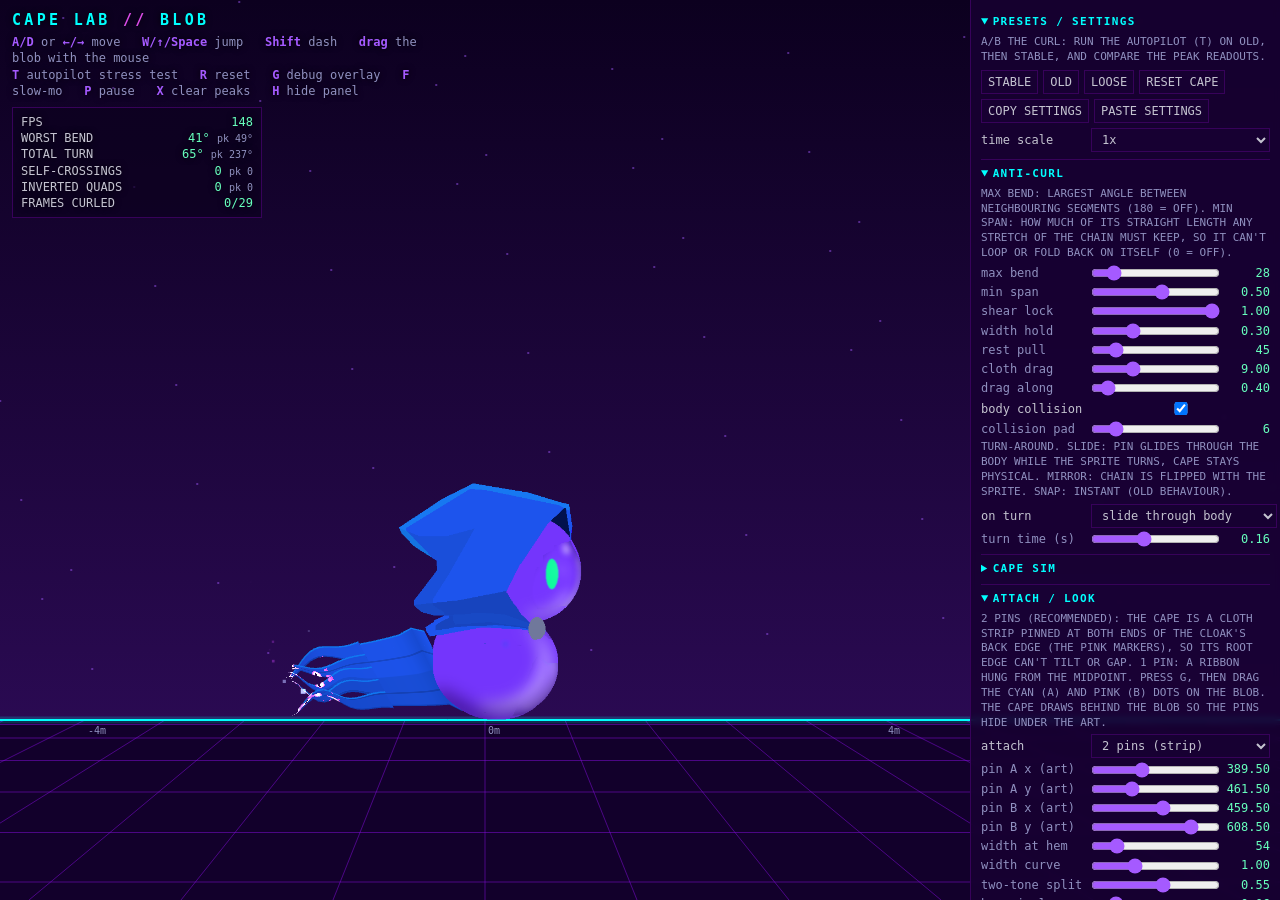
<file: capeLab.html>
<!doctype html>
<html lang="en">
<head>
<meta charset="utf-8">
<meta name="viewport" content="width=device-width,initial-scale=1">
<title>CAPE LAB // BLOB</title>
<style>
/* ---------- THEME: DEEP VIOLET + NEON (PALETTE FROM colorPalette/) ---------- */
:root{--bg:#0c001f;--panel:rgba(23,0,50,.88);--line:#37025a;--ink:#C4C3D0;--dim:#9090C0;--cyan:#00ffff;--mag:#dc4ce8;--vio:#A55AFF;--mint:#67FEBD;--warn:#ff6200}
*{box-sizing:border-box}
html,body{margin:0;height:100%;background:var(--bg);color:var(--ink);font:12px/1.35 ui-monospace,Menlo,Consolas,monospace;overflow:hidden}
canvas{position:fixed;inset:0;width:100%;height:100%;display:block;cursor:grab}
canvas.drag{cursor:grabbing}
#hud{position:fixed;left:12px;top:10px;pointer-events:none;text-shadow:0 0 6px #000}
#hud h1{margin:0 0 4px;font-size:15px;letter-spacing:.22em;color:var(--cyan);font-weight:700}
#hud h1 span{color:var(--mag)}
#hud .keys{color:var(--dim);max-width:420px}
#hud .keys b{color:var(--vio);font-weight:600}
#meter{margin-top:8px;padding:6px 8px;border:1px solid var(--line);background:rgba(12,0,31,.7);width:250px}
#meter div{display:flex;justify-content:space-between}
#meter .v{color:var(--mint)}
#meter .bad{color:var(--warn)}
#meter small{color:var(--dim)}
#panel{position:fixed;right:0;top:0;bottom:0;width:310px;overflow-y:auto;background:var(--panel);border-left:1px solid var(--line);padding:8px 10px 24px;backdrop-filter:blur(3px)}
#panel.hide{display:none}
#panel details{border-bottom:1px solid var(--line);padding:4px 0}
#panel summary{cursor:pointer;color:var(--cyan);letter-spacing:.12em;font-weight:700;padding:3px 0;text-transform:uppercase;font-size:11px}
.row{display:grid;grid-template-columns:104px 1fr 44px;gap:6px;align-items:center;margin:3px 0}
.row label{color:var(--dim);white-space:nowrap;overflow:hidden;text-overflow:ellipsis}
.row output{text-align:right;color:var(--mint)}
.row2{display:grid;grid-template-columns:104px 1fr;gap:6px;align-items:center;margin:3px 0}
input[type=range]{width:100%;accent-color:var(--vio);height:14px;margin:0}
select,button,input[type=color]{background:#170032;color:var(--ink);border:1px solid var(--line);font:inherit;padding:3px 6px}
input[type=color]{padding:0;height:22px;width:60px}
button{cursor:pointer}
button:hover{border-color:var(--cyan);color:var(--cyan)}
.btns{display:flex;flex-wrap:wrap;gap:5px;margin:5px 0}
.hint{color:var(--dim);font-size:11px;margin:2px 0 4px}
#msg{position:fixed;left:50%;bottom:14px;transform:translateX(-50%);padding:5px 12px;background:rgba(12,0,31,.9);border:1px solid var(--mag);color:var(--mag);display:none}
</style>
</head>
<body>
<canvas id="c"></canvas>
<div id="hud">
  <h1>CAPE LAB <span>//</span> BLOB</h1>
  <div class="keys"><b>A/D</b> or <b>&larr;/&rarr;</b> move &nbsp; <b>W/&uarr;/Space</b> jump &nbsp; <b>Shift</b> dash &nbsp; <b>drag</b> the blob with the mouse<br>
  <b>T</b> autopilot stress test &nbsp; <b>R</b> reset &nbsp; <b>G</b> debug overlay &nbsp; <b>F</b> slow-mo &nbsp; <b>P</b> pause &nbsp; <b>X</b> clear peaks &nbsp; <b>H</b> hide panel</div>
  <div id="meter"></div>
</div>
<div id="panel"></div>
<div id="msg"></div>

<script>
/* =====================================================================
   CONFIG - ART + COLLIDERS (ALL IN 800x800 ART PIXELS OF assets/images/blob.png)
   ===================================================================== */
const BLOB_SRC = "assets/images/blob.png";
const ART = { w: 800, h: 800, px: 500, py: 624 };           // PIVOT = FEET CENTER OF THE BLOB (BBOX IS x333-666, y194-624)
const COLLIDERS_ART = [                                      // CIRCLES THE CAPE CAN'T SINK INTO (EDIT IF THE ART CHANGES; G SHOWS THEM)
  { x: 545, y: 335, r: 112 },                                // HEAD + HOOD MASS
  { x: 548, y: 548, r: 76 },                                 // BELLY
];

/* =====================================================================
   SETTINGS - EVERY SLIDER LIVES IN ONE OF THESE OBJECTS (COPY SETTINGS EXPORTS THEM)
   ===================================================================== */
const B = {            // BLOB BODY
  scale: 0.55, maxSpeed: 560, accel: 3200, friction: 3000, airCtl: 0.8,
  jumpV: 1000, gravity: 2800, dashMul: 1.7,
};
const C = {            // CAPE SIM (WORLD PX; SEE ALSO anti-curl BLOCK)
  segments: 14, segLen: 14, gravity: 1800, drag: 1.2, nDrag: 9, tDrag: 0.4,
  lift: 0.55, flutter: 260, backBias: 0, wind: 0,
  hangDeg: 55, sag: 0.55, vRef: 500, restPull: 45,
  iterations: 8, bend: 0.35, step: 1 / 120, maxSteps: 6,
  // ANTI-CURL
  spanMin: 0.5, maxBendDeg: 28, collide: true, thick: 6,
  turnMode: "slide", turnTime: 0.16,
  // GROUND
  groundPad: 14, groundFric: 0.35,
  // ATTACH
  attach: "two", shear: 1.0, rung: 0.3,
};
const L = {            // LOOK
  w1: 54, taper: 1.0, ripple: 0.06, split: 0.55,
  top: "#1d54ed", bottom: "#1a4fda", rim: "#1078f0", dark: "#1040b8",
  rimW: 3, folds: true, layer: "behind",
  // GHOST TAIL (DISSOLVE). disStart: 0 = ROOT, 1 = HEM. disAmt: HOW GONE THE HEM GETS (1 = FULLY).
  dis: true, disStart: 0.62, disAmt: 0.9, disCell: 14, disEdge: 0.22, disFlow: 70, disSpeed: 0.5, disFade: 0.3, disGlow: 1.0,
  mode: "tendrils", tCount: 5, tSplit: 0.4, tAmp: 28, tSpeed: 5, tSpread: 0.45, tTaper: 0.8, tOverlap: 0.35, tLenVar: 0.3, tWaves: 1.25, tIdle: 0.45, tGain: 0.9,
  disSparks: 0.3, disColA: "#c8fcff", disColB: "#dc4ce8",
};
const PIN = { ax: 389.5, ay: 461.5, bx: 459.5, by: 608.5 };   // THE TWO PINK MARKERS: TOP + BOTTOM OF THE CLOAK'S BACK EDGE (ART PX). 1-PIN MODE USES THEIR MIDPOINT. IN DEBUG MODE (G) DRAG THE DOTS.

const PRESETS = {
  STABLE: {},
  OLD: { // INDEX.HTML MODE 2 RECIPE: NO RELATIVE-WIND DRAG, NO REST SHAPE, NO ANGLE LIMITS, NAIVE FLIP
    C: { segments: 12, segLen: 11, gravity: 2000, drag: 3.6, nDrag: 0, tDrag: 0, lift: 0.8, flutter: 1400, backBias: 2000,
         restPull: 0, iterations: 6, bend: 0.32, spanMin: 0, maxBendDeg: 180, collide: false, turnMode: "snap", turnTime: 0, sag: 0.55, attach: "one" },
  },
  LOOSE: { // STABLE BUT FLOPPY: SEE HOW MUCH THE LIMITS ARE DOING
    C: { restPull: 0, spanMin: 0.3, maxBendDeg: 50, nDrag: 5 },
  },
};
const DEFAULTS = JSON.parse(JSON.stringify({ B, C, L, PIN }));

/* =====================================================================
   SIM (ENGINE-AGNOSTIC: NO CANVAS, NO DOM. PORTS TO GDSCRIPT / KAPLAY AS-IS)
   ===================================================================== */
/* SIM:BEGIN */
const TAU = Math.PI * 2;
const SPANS = [3, 5, 8, 12];
const wrapA = (a) => { while (a > Math.PI) a -= TAU; while (a < -Math.PI) a += TAU; return a; };

// THE CAPE IS ONE CHAIN PER PIN. 1 PIN = A SINGLE SPINE (DRAWN AS A RIBBON). 2 PINS = TWO EDGE CHAINS LINKED BY RUNGS + DIAGONALS = A CLOTH STRIP WHOSE ROOT EDGE IS PINNED AT BOTH ENDS.
function capeReset(cape, P, pins, facing) { // HANG EACH CHAIN DOWN-AND-BACK FROM ITS PIN
  const h = P.hangDeg * Math.PI / 180;
  cape.chains = pins.map((root) => {
    const p = [];
    for (let i = 0; i < P.segments; i++) {
      const x = root.x - facing * Math.sin(h) * i * P.segLen, y = root.y + Math.cos(h) * i * P.segLen;
      p.push({ x, y, px: x, py: y });
    }
    return { p };
  });
  cape.p = cape.chains[0].p;
  cape.last = pins.map((r) => ({ x: r.x, y: r.y }));
  cape.acc = 0;
}

function capeMirror(cape, axisX) { // FLIP EVERY CHAIN (POSITION AND VELOCITY) ACROSS A VERTICAL AXIS - CLEAN TURN-AROUND
  for (const c of cape.chains) for (const q of c.p) { q.x = 2 * axisX - q.x; q.px = 2 * axisX - q.px; }
}

// WHERE THE CAPE "WANTS" TO POINT: DOWN-AND-BACK AT REST, STREAMING OPPOSITE THE TRAVEL DIRECTION WHEN MOVING.
function capeRefDir(P, vel, facing) {
  const h = P.hangDeg * Math.PI / 180;
  const x = -facing * Math.sin(h) * P.sag - vel.x / P.vRef;
  const y = Math.cos(h) * P.sag - vel.y / P.vRef;
  const l = Math.hypot(x, y) || 1;
  return { x: x / l, y: y / l };
}

// env = { pins:[{x,y}...], widths:[n], facing, vel:{x,y}, groundY, colliders:[{x,y,r}] }
function capeStep(cape, P, env, dt) {
  const K = env.pins.length, n = P.segments;
  if (!cape.chains || cape.chains.length !== K || cape.chains[0].p.length !== n) capeReset(cape, P, env.pins, env.facing);
  if (dt <= 0) return;
  cape.acc = Math.min(cape.acc + dt, P.maxSteps * P.step);
  const steps = Math.floor(cape.acc / P.step);
  if (steps === 0) return;
  cape.acc -= steps * P.step;

  const h = P.step, damp = Math.max(0, 1 - P.drag * h);
  const speed01 = Math.min(1, Math.abs(env.vel.x) / P.vRef);
  const ref = capeRefDir(P, env.vel, env.facing);
  const chordMin = 2 * P.segLen * Math.cos(P.maxBendDeg * Math.PI / 360), useBend = P.maxBendDeg < 179.5;

  for (let st = 1; st <= steps; st++) {
    const f = st / steps;
    // 1) PINS + FORCES + VERLET INTEGRATION, ONE CHAIN AT A TIME
    for (let k = 0; k < K; k++) {
      const Pt = cape.chains[k].p, a0 = cape.last[k], b0 = env.pins[k];
      Pt[0].x = a0.x + (b0.x - a0.x) * f;                   // SLIDE THE PIN ALONG THE FRAME'S TRAVEL SO FAST MOVES DON'T JERK THE CHAIN
      Pt[0].y = a0.y + (b0.y - a0.y) * f;
      Pt[0].px = Pt[0].x; Pt[0].py = Pt[0].y;
      for (let i = 1; i < n; i++) {
        const q = Pt[i], a = Pt[i - 1], b = Pt[Math.min(n - 1, i + 1)];
        let tx = b.x - a.x, ty = b.y - a.y; const tl = Math.hypot(tx, ty) || 1; tx /= tl; ty /= tl;
        const nx = -ty, ny = tx;                            // SEGMENT NORMAL
        const vx = (q.x - q.px) / h - P.wind, vy = (q.y - q.py) / h; // VELOCITY RELATIVE TO THE AIR (PX/S)
        const vn = vx * nx + vy * ny, vt = vx * tx + vy * ty;
        const tip = i / (n - 1);
        // CLOTH-STYLE AIR DRAG: THE COMPONENT ACROSS THE CLOTH IS RESISTED HARD, ALONG IT LIGHTLY. THIS IS WHAT MAKES IT STREAM AND NOT TUMBLE.
        let ax = -P.nDrag * vn * nx - P.tDrag * vt * tx;
        let ay = -P.nDrag * vn * ny - P.tDrag * vt * ty;
        ay += P.gravity * (1 - P.lift * speed01);
        ax += -env.facing * P.backBias * tip;
        const fl = P.flutter * speed01 * tip;               // SMOOTH TURBULENCE (GROWS TOWARD THE HEM AND WITH SPEED); EDGES GET A SLIGHT PHASE OFFSET
        ax += Math.sin(cape.t * 9 + i * 0.8 + k * 0.7) * fl;
        ay += Math.cos(cape.t * 7.3 + i * 1.1 + k * 0.7) * fl;
        if (P.restPull > 0) {                               // SOFT PULL TOWARD THE "WANTS TO POINT" SHAPE
          ax += (Pt[0].x + ref.x * i * P.segLen - q.x) * P.restPull;
          ay += (Pt[0].y + ref.y * i * P.segLen - q.y) * P.restPull;
        }
        const mx = (q.x - q.px) * damp, my = (q.y - q.py) * damp;
        q.px = q.x; q.py = q.y;
        q.x += mx + ax * h * h; q.y += my + ay * h * h;
      }
    }

    // 2) CONSTRAINTS (REPEATED)
    for (let it = 0; it < P.iterations; it++) {
      for (let k = 0; k < K; k++) {
        const Pt = cape.chains[k].p;
        for (let i = 0; i < n - 1; i++) link(Pt[i], Pt[i + 1], P.segLen, i === 0 ? 0 : 1, 1, 1);
        if (P.bend > 0) for (let i = 0; i < n - 2; i++) link(Pt[i], Pt[i + 2], P.segLen * 2 * 0.97, i === 0 ? 0 : 1, 1, P.bend);
        if (useBend) for (let i = 0; i < n - 2; i++) { const d = Math.hypot(Pt[i + 2].x - Pt[i].x, Pt[i + 2].y - Pt[i].y); if (d < chordMin) link(Pt[i], Pt[i + 2], chordMin, i === 0 ? 0 : 1, 1, 1); } // NO SHARP FOLDS: ONE-SIDED DISTANCE LIMIT BETWEEN POINTS TWO APART (CHORD = 2L*cos(bend/2))
        if (P.spanMin > 0) for (const s of SPANS) {         // NO LOOPS / HAIRPINS: POINTS s APART MAY NOT GET CLOSER THAN spanMin * (STRAIGHT LENGTH)
          if (s >= n) break;
          const dmin = P.spanMin * s * P.segLen;
          for (let i = 0; i + s < n; i++) { const a = Pt[i], b = Pt[i + s]; if (Math.hypot(b.x - a.x, b.y - a.y) < dmin) link(a, b, dmin, i === 0 ? 0 : 1, 1, 1); }
        }
      }
      if (K === 2) {                                        // CLOTH ACROSS THE WIDTH. THE STRIP MAY NARROW (HANG / FOLD FLAT) BUT NEVER STRETCH WIDER THAN ITS WIDTH, AND CAN'T SHEAR
        const A = cape.chains[0].p, Bp = cape.chains[1].p;
        for (let i = 1; i < n; i++) {
          const d = Math.hypot(Bp[i].x - A[i].x, Bp[i].y - A[i].y);
          link(A[i], Bp[i], env.widths[i], 1, 1, d > env.widths[i] ? 1 : P.rung);   // HARD ABOVE THE WIDTH, SOFT (P.rung) BELOW IT
        }
        if (P.shear > 0) for (let i = 1; i < n - 1; i++) {   // DIAGONALS: MAX-ONLY, SO THE STRIP CAN'T SLIDE SIDEWAYS BUT CAN STILL NARROW. SKIPPED AT THE ROOT QUAD (ITS RUNG IS SLANTED BY THE PINS)
          const dmax = Math.hypot(P.segLen, (env.widths[i] + env.widths[i + 1]) / 2);
          if (Math.hypot(Bp[i + 1].x - A[i].x, Bp[i + 1].y - A[i].y) > dmax) link(A[i], Bp[i + 1], dmax, 1, 1, P.shear);
          if (Math.hypot(A[i + 1].x - Bp[i].x, A[i + 1].y - Bp[i].y) > dmax) link(Bp[i], A[i + 1], dmax, 1, 1, P.shear);
        }
      }
      for (let k = 0; k < K; k++) {
        const Pt = cape.chains[k].p;
        if (P.collide) for (let i = 1; i < n; i++) for (const c of env.colliders) push(Pt[i], c, P.thick);
        for (let i = 1; i < n; i++) {                       // FLOOR
          const q = Pt[i], gy = env.groundY - P.groundPad;
          if (q.y > gy) { q.y = gy; q.py = gy; q.px += (q.x - q.px) * P.groundFric; }   // ON THE FLOOR: ZERO VERTICAL VELOCITY (LEFT IN, IT PILES UP AGAINST THE CONSTRAINTS AND BLOWS UP) + FRICTION
        }
      }
    }
    cape.t += h;
  }
  cape.last = env.pins.map((r) => ({ x: r.x, y: r.y }));
}

function link(a, b, rest, wA, wB, stiff) { // MOVE TWO POINTS TOWARD/AWAY UNTIL `rest` APART (w = HOW MUCH EACH MOVES, 0 = PINNED)
  const dx = b.x - a.x, dy = b.y - a.y, d = Math.hypot(dx, dy) || 1e-4, w = wA + wB;
  if (w === 0) return;
  const k = ((d - rest) / d) * stiff;
  a.x += dx * k * (wA / w); a.y += dy * k * (wA / w);
  b.x -= dx * k * (wB / w); b.y -= dy * k * (wB / w);
}

function push(q, c, pad) { // KEEP A POINT OUTSIDE A CIRCLE
  const dx = q.x - c.x, dy = q.y - c.y, d = Math.hypot(dx, dy), m = c.r + pad;
  if (d < m) {
    if (d < 1e-4) { q.x = c.x - m; return; }
    q.x = c.x + (dx / d) * m; q.y = c.y + (dy / d) * m;
  }
}

function segX(a, b, c, d) { // DO SEGMENTS ab AND cd CROSS?
  const o = (p, q, r) => (q.x - p.x) * (r.y - p.y) - (q.y - p.y) * (r.x - p.x);
  return (o(a, b, c) > 0) !== (o(a, b, d) > 0) && (o(c, d, a) > 0) !== (o(c, d, b) > 0);
}

const quadArea = (A, Bp, i) => (A[i + 1].x - A[i].x) * (Bp[i].y - A[i].y) - (A[i + 1].y - A[i].y) * (Bp[i].x - A[i].x); // SIGNED: FLIPS WHEN A STRIP QUAD IS TWISTED INSIDE OUT

function capeMetrics(cape) { // CURL READOUTS: WORST JOINT BEND, TOTAL TURNING, SELF-CROSSINGS, (2 PINS) INVERTED QUADS
  let worst = 0, total = 0, cross = 0, twist = 0;
  for (const c of cape.chains) {
    const Pt = c.p, n = Pt.length; let tot = 0, prev = null;
    for (let i = 0; i < n - 1; i++) {
      const a = Math.atan2(Pt[i + 1].y - Pt[i].y, Pt[i + 1].x - Pt[i].x);
      if (prev !== null) { const d = Math.abs(wrapA(a - prev)); worst = Math.max(worst, d); tot += d; }
      prev = a;
    }
    total = Math.max(total, tot);
    for (let i = 0; i < n - 1; i++) for (let j = i + 2; j < n - 1; j++) if (segX(Pt[i], Pt[i + 1], Pt[j], Pt[j + 1])) cross++;
  }
  if (cape.chains.length === 2) {
    const A = cape.chains[0].p, Bp = cape.chains[1].p, n = A.length;
    for (let i = 0; i < n - 1; i++) for (let j = 0; j < n - 1; j++) if (segX(A[i], A[i + 1], Bp[j], Bp[j + 1])) cross++;   // THE TWO EDGES SHOULD NEVER CROSS
    let pos = 0, neg = 0; for (let i = 0; i < n - 1; i++) { if (quadArea(A, Bp, i) > 0) pos++; else neg++; }
    twist = Math.min(pos, neg);                             // QUADS FACING THE MINORITY WAY = A TWIST IN THE STRIP
  }
  return { worst: worst * 180 / Math.PI, total: total * 180 / Math.PI, cross, twist };
}
/* SIM:END */

/* =====================================================================
   BLOB + WORLD STATE
   ===================================================================== */
const cv = document.getElementById("c"), ctx = cv.getContext("2d");
let W = 0, H = 0, DPR = 1, groundY = 0;
const img = new Image(); let imgOK = false;
img.onload = () => { imgOK = true; }; img.onerror = () => { imgOK = false; flash("COULD NOT LOAD " + BLOB_SRC + " - USING PLACEHOLDER. SERVE THE REPO ROOT OVER HTTP."); };
img.src = BLOB_SRC;

const blob = { x: 0, y: 0, vx: 0, vy: 0, facing: 1, faceS: 1, turnFrom: 1, grounded: true, sq: 0, sqv: 0, turnT: 1, dragging: false };
const cape = { p: [], t: 0, acc: 0, last: null, vel: { x: 0, y: 0 } };
const cam = { x: 0 };
const peak = { worst: 0, total: 0, cross: 0, twist: 0, crossFrames: 0, frames: 0 };
const ui = { debug: false, paused: false, slow: false, auto: false, panel: true, timeScale: 1, fps: 60 };
const keys = {}; let jumpPressed = false, autoT = 0, autoI = 0, autoJumped = false;

function resize() {
  DPR = Math.min(2, window.devicePixelRatio || 1);
  W = window.innerWidth; H = window.innerHeight;
  cv.width = Math.round(W * DPR); cv.height = Math.round(H * DPR);
  groundY = Math.round(H * 0.8);
  if (blob.grounded) blob.y = groundY;
}
window.addEventListener("resize", resize);

// ART PX -> WORLD PX. ONE FUNCTION USED BY THE DRAWING *AND* THE CAPE ROOT, SO THE PIN CAN'T DRIFT OFF THE ART.
function artToWorld(ax, ay) {
  const k = B.scale, sx = 1 - blob.sq * 0.6, sy = 1 + blob.sq;
  return { x: blob.x + (ax - ART.px) * k * sx * blob.faceS, y: blob.y + (ay - ART.py) * k * sy };
}
function worldToArt(wx, wy) {
  const k = B.scale, sx = 1 - blob.sq * 0.6, sy = 1 + blob.sq;
  return { x: ART.px + (wx - blob.x) / (k * sx * blob.facing), y: ART.py + (wy - blob.y) / (k * sy) };
}
const pinAW = () => artToWorld(PIN.ax, PIN.ay), pinBW = () => artToWorld(PIN.bx, PIN.by);
function pinsWorld() { // ONE PIN (MIDPOINT) OR TWO PINS (THE ENDS OF THE CLOAK'S BACK EDGE)
  const a = pinAW(), b = pinBW();
  return C.attach === "one" ? [{ x: (a.x + b.x) / 2, y: (a.y + b.y) / 2 }] : [a, b];
}
function widthsWorld() { // CAPE WIDTH ALONG ITS LENGTH: STARTS AS THE DISTANCE BETWEEN THE PINS, TAPERS TO THE HEM WIDTH
  const a = pinAW(), b = pinBW(), w0 = Math.hypot(b.x - a.x, b.y - a.y), n = C.segments, out = [];
  for (let i = 0; i < n; i++) out.push(lerp(w0, L.w1, Math.pow(i / (n - 1), L.taper)));
  return out;
}
const collidersWorld = () => COLLIDERS_ART.map((c) => { const p = artToWorld(c.x, c.y); return { x: p.x, y: p.y, r: c.r * B.scale }; });

function resetAll() {
  blob.x = 0; blob.y = groundY; blob.vx = blob.vy = 0; blob.facing = blob.faceS = blob.turnFrom = 1; blob.grounded = true; blob.sq = blob.sqv = 0; blob.turnT = 1;
  cam.x = blob.x - viewW() / 2;
  cape.vel = { x: 0, y: 0 };
  capeReset(cape, C, pinsWorld(), blob.facing);
  clearPeaks();
}
const viewW = () => W - (ui.panel ? 310 : 0);
function clearPeaks() { peak.worst = peak.total = peak.cross = peak.twist = peak.twistFrames = peak.crossFrames = peak.frames = 0; }

/* =====================================================================
   INPUT
   ===================================================================== */
const AUTO = [ // STRESS SCRIPT: LONG RUNS, HARD REVERSALS, TAP-TAP-TAP, JUMPS MID-RUN, DASHES. d = DIRECTION, t = SECONDS
  { d: 1, t: 1.3 }, { d: -1, t: 1.3 }, { d: 1, t: 0.9, j: 1 }, { d: -1, t: 0.22 }, { d: 1, t: 0.22 }, { d: -1, t: 0.22 }, { d: 1, t: 0.22 },
  { d: 0, t: 0.8 }, { d: 1, t: 0.9, dash: 1 }, { d: -1, t: 0.9, dash: 1 }, { d: 0, t: 0.5, j: 1 }, { d: -1, t: 1.0, j: 1 }, { d: 1, t: 0.15 }, { d: -1, t: 0.7, j: 1 }, { d: 0, t: 0.9 },
];
function getInput(dt) {
  if (ui.auto) {
    autoT += dt; let s = AUTO[autoI];
    while (autoT >= s.t) { autoT -= s.t; autoI = (autoI + 1) % AUTO.length; s = AUTO[autoI]; autoJumped = false; }
    const jp = !!s.j && !autoJumped; if (jp) autoJumped = true;
    return { dir: s.d, dash: !!s.dash, jumpPressed: jp, jumpHeld: !!s.j && autoT < 0.4 };
  }
  const dir = (keys.d || keys.arrowright ? 1 : 0) - (keys.a || keys.arrowleft ? 1 : 0);
  const jp = jumpPressed; jumpPressed = false;
  return { dir, dash: !!keys.shift, jumpPressed: jp, jumpHeld: !!(keys.w || keys.arrowup || keys[" "]) };
}
window.addEventListener("keydown", (e) => {
  const k = e.key.toLowerCase();
  if (e.target.tagName === "INPUT" || e.target.tagName === "SELECT") return;
  if ([" ", "arrowup", "arrowdown", "arrowleft", "arrowright"].includes(k)) e.preventDefault();
  if (!keys[k] && (k === "w" || k === "arrowup" || k === " ")) jumpPressed = true;
  keys[k] = true;
  if (e.repeat) return;
  if (k === "r") resetAll();
  else if (k === "g") ui.debug = !ui.debug;
  else if (k === "p") ui.paused = !ui.paused;
  else if (k === "f") { ui.slow = !ui.slow; ui.timeScale = ui.slow ? 0.25 : 1; flash(ui.slow ? "SLOW-MO 0.25x" : "NORMAL SPEED"); }
  else if (k === "t") { ui.auto = !ui.auto; autoT = 0; autoI = 0; autoJumped = false; clearPeaks(); flash(ui.auto ? "AUTOPILOT ON (T TO STOP)" : "AUTOPILOT OFF"); }
  else if (k === "x") clearPeaks();
  else if (k === "h") { ui.panel = !ui.panel; document.getElementById("panel").classList.toggle("hide", !ui.panel); }
});
window.addEventListener("keyup", (e) => { keys[e.key.toLowerCase()] = false; });
window.addEventListener("blur", () => { for (const k in keys) keys[k] = false; });

// MOUSE: GRAB THE BLOB AND THROW IT; IN DEBUG MODE (G) DRAG A PIN DOT TO MOVE THAT ATTACH POINT
const mouse = { x: 0, y: 0, lx: 0, ly: 0, vx: 0, vy: 0, grab: null, pin: null };
const toWorld = (e) => ({ x: e.clientX + cam.x, y: e.clientY });
cv.addEventListener("mousedown", (e) => {
  const m = toWorld(e); mouse.x = mouse.lx = m.x; mouse.y = mouse.ly = m.y;
  if (ui.debug) { const A = pinAW(), Bw = pinBW(); if (Math.hypot(m.x - A.x, m.y - A.y) < 16) { mouse.pin = "a"; return; } if (Math.hypot(m.x - Bw.x, m.y - Bw.y) < 16) { mouse.pin = "b"; return; } }
  const a = worldToArt(m.x, m.y);
  if (a.x > 320 && a.x < 680 && a.y > 180 && a.y < 640) { blob.dragging = true; mouse.grab = { x: blob.x - m.x, y: blob.y - m.y }; cv.classList.add("drag"); }
});
window.addEventListener("mousemove", (e) => { const m = toWorld(e); mouse.x = m.x; mouse.y = m.y; });
window.addEventListener("mouseup", () => {
  if (blob.dragging) { blob.vx = clamp(mouse.vx, -2200, 2200); blob.vy = clamp(mouse.vy, -2200, 2200); blob.grounded = false; }
  blob.dragging = false; mouse.pin = null; mouse.grab = null; cv.classList.remove("drag");
});
const clamp = (v, a, b) => Math.max(a, Math.min(b, v));
const lerp = (a, b, t) => a + (b - a) * t;

/* =====================================================================
   UPDATE
   ===================================================================== */
function flipFacing(newF) {
  if (blob.facing === newF) return;
  const axis = blob.x;
  blob.facing = newF;
  if (C.turnMode === "mirror") { blob.faceS = newF; capeMirror(cape, axis); cape.last = pinsWorld(); blob.turnT = C.turnTime > 0 ? 0 : 1; } // WHOLE CHAIN FLIPS WITH THE ART
  else if (C.turnMode === "slide" && C.turnTime > 0) { blob.turnFrom = blob.faceS; blob.turnT = 0; }                                     // faceS GLIDES -1..1, SO THE PIN SLIDES THROUGH THE BODY
  else { blob.faceS = newF; blob.turnT = 1; }                                                                                          // SNAP
}

function update(dt) {
  if (mouse.pin) { const a = worldToArt(mouse.x, mouse.y); PIN[mouse.pin + "x"] = Math.round(clamp(a.x, 250, 620) * 2) / 2; PIN[mouse.pin + "y"] = Math.round(clamp(a.y, 380, 660) * 2) / 2; syncUI(); }
  const inp = getInput(dt);

  if (blob.dragging) {
    const tx = mouse.x + mouse.grab.x, ty = mouse.y + mouse.grab.y;
    const nvx = (tx - blob.x) / Math.max(dt, 1e-3), nvy = (ty - blob.y) / Math.max(dt, 1e-3);
    mouse.vx = lerp(mouse.vx, nvx, 0.35); mouse.vy = lerp(mouse.vy, nvy, 0.35);
    blob.x = tx; blob.y = Math.min(ty, groundY); blob.vx = mouse.vx; blob.vy = mouse.vy; blob.grounded = false;
    if (Math.abs(mouse.vx) > 120) flipFacing(mouse.vx > 0 ? 1 : -1);
  } else {
    const top = B.maxSpeed * (inp.dash ? B.dashMul : 1), ctl = blob.grounded ? 1 : B.airCtl;
    if (inp.dir) {
      flipFacing(inp.dir);
      if (Math.abs(blob.vx) > top && Math.sign(blob.vx) === inp.dir) blob.vx -= Math.sign(blob.vx) * Math.min(Math.abs(blob.vx) - top, B.friction * dt);   // THROWN FASTER THAN TOP SPEED: EASE DOWN TO IT
      else { blob.vx += inp.dir * B.accel * ctl * dt; if (inp.dir * blob.vx > top) blob.vx = inp.dir * top; }
    } else if (blob.grounded) {
      const f = B.friction * dt; blob.vx = Math.abs(blob.vx) <= f ? 0 : blob.vx - Math.sign(blob.vx) * f;
    } else blob.vx *= Math.max(0, 1 - 0.4 * dt);
    if (inp.jumpPressed && blob.grounded) { blob.vy = -B.jumpV; blob.grounded = false; blob.sq = 0.26; }
    if (!inp.jumpHeld && blob.vy < -300) blob.vy *= Math.max(0, 1 - 9 * dt); // RELEASE EARLY = SHORT HOP
    blob.vy += B.gravity * dt;
    blob.x += blob.vx * dt; blob.y += blob.vy * dt;
    if (blob.y >= groundY) {
      if (!blob.grounded && blob.vy > 250) blob.sq = -Math.min(0.34, blob.vy / 3400);
      blob.y = groundY; blob.vy = 0; blob.grounded = true;
    }
  }
  blob.sqv += (-260 * blob.sq - 16 * blob.sqv) * dt; blob.sq += blob.sqv * dt;   // SQUASH SPRING
  if (blob.turnT < 1) blob.turnT = C.turnTime > 0 ? Math.min(1, blob.turnT + dt / C.turnTime) : 1;
  if (C.turnMode === "slide" && blob.turnT < 1) { const e = blob.turnT * blob.turnT * (3 - 2 * blob.turnT); blob.faceS = lerp(blob.turnFrom, blob.facing, e); }
  else if (C.turnMode !== "mirror") blob.faceS = blob.facing;

  const pins = pinsWorld(), widths = widthsWorld(); cape.widths = widths;
  const kv = Math.min(1, dt * 14); cape.vel.x = lerp(cape.vel.x, blob.vx, kv); cape.vel.y = lerp(cape.vel.y, blob.vy, kv); // "WIND" COMES FROM THE BODY'S TRAVEL, NOT FROM THE PIN SLIDING DURING A TURN
  capeStep(cape, C, { pins, widths, facing: blob.facing, vel: cape.vel, groundY, colliders: collidersWorld() }, dt);

  const m = capeMetrics(cape); peak.frames++;
  if (m.cross > 0) peak.crossFrames++;
  peak.worst = Math.max(peak.worst, m.worst); peak.total = Math.max(peak.total, m.total); peak.cross = Math.max(peak.cross, m.cross); peak.twist = Math.max(peak.twist, m.twist);
  if (m.twist > 0) peak.twistFrames = (peak.twistFrames || 0) + 1;
  update.m = m;

  cam.x = lerp(cam.x, blob.x - viewW() * 0.5, Math.min(1, dt * 6));
}

/* =====================================================================
   DRAW
   ===================================================================== */
const hexRGB = (h) => [parseInt(h.slice(1, 3), 16), parseInt(h.slice(3, 5), 16), parseInt(h.slice(5, 7), 16)];
const mixA = (A, Bc, t) => A.map((v, i) => lerp(v, Bc[i], t));                // MIX TWO [r,g,b] ARRAYS
const css = (A) => `rgb(${A.map(Math.round).join(",")})`;

function drawBackground() {
  const g = ctx.createLinearGradient(0, 0, 0, groundY);
  g.addColorStop(0, "#0c001f"); g.addColorStop(1, "#2a0a52");
  ctx.fillStyle = g; ctx.fillRect(0, 0, W, groundY);
  ctx.fillStyle = "#12002b"; ctx.fillRect(0, groundY, W, H - groundY);
  const sp = 0.25;                                           // FAR DOTS (PARALLAX)
  ctx.fillStyle = "rgba(165,90,255,.45)";
  for (let i = 0; i < 70; i++) {
    const x = (((i * 197 + 41) % 1400) - cam.x * sp) % 1400, y = (i * 83 + 17) % (groundY - 40);
    ctx.fillRect((x + 1400) % 1400 - 100, y, 2, 2);
  }
  ctx.strokeStyle = "rgba(131,12,222,.5)"; ctx.lineWidth = 1; ctx.beginPath();
  const step = 80, x0 = Math.floor(cam.x / step) * step;
  for (let x = x0; x < cam.x + W + step; x += step) { const sx = x - cam.x; ctx.moveTo(sx, groundY); ctx.lineTo(sx + (sx - viewW() * 0.5) * 0.9, H); }
  for (let k = 1; k < 7; k++) { const y = groundY + k * k * (H - groundY) / 40; ctx.moveTo(0, y); ctx.lineTo(W, y); }
  ctx.stroke();
  ctx.strokeStyle = "rgba(0,255,255,.18)"; ctx.lineWidth = 7; ctx.beginPath(); ctx.moveTo(0, groundY); ctx.lineTo(W, groundY); ctx.stroke();
  ctx.strokeStyle = "#00ffff"; ctx.lineWidth = 2; ctx.stroke();
  ctx.fillStyle = "#9090C0"; ctx.font = "10px ui-monospace,monospace";   // DISTANCE TICKS SO SPEED IS READABLE
  for (let x = Math.floor(cam.x / 400) * 400; x < cam.x + W; x += 400) ctx.fillText(Math.round(x / 100) + "m", x - cam.x + 3, groundY + 14);
}

/* ---------- GHOST TAIL: WEBGL CAPE STRIP + DISSOLVE (PORT OF index.html's DISSOLVE_FRAG) ----------
   THE CAPE STRIP IS DRAWN AS A TEXTURED-STYLE MESH (UV: u ACROSS 0..1 TOP->BOTTOM EDGE, v ALONG 0..1 ROOT->HEM) INTO AN
   OFFSCREEN WEBGL CANVAS, THEN COMPOSITED ONTO THE 2D CANVAS SO THE "BEHIND / IN FRONT OF BLOB" LAYERING STILL WORKS.
   THE DISSOLVE THRESHOLD IS A FUNCTION OF v: NOTHING GONE ABOVE disStart, EVERYTHING GONE AT THE HEM (x disAmt).
   THE NOISE IS ANCHORED TO THE CLOTH (px ALONG / ACROSS IT) AND SCROLLS TOWARD THE HEM, SO THE BURN FRONT LICKS OFF THE TAIL. */
const GHOST_VERT = `
attribute vec2 a_pos; attribute vec2 a_uv; attribute vec2 a_sh; attribute vec2 a_ed;
uniform vec2 u_res; varying vec2 v_uv; varying vec2 v_sh; varying vec2 v_ed;
void main(){ v_uv=a_uv; v_sh=a_sh; v_ed=a_ed; gl_Position=vec4(a_pos/u_res*2.0-1.0, 0.0, 1.0)*vec4(1.0,-1.0,1.0,1.0); }`;
const GHOST_FRAG = `
precision highp float;
varying vec2 v_uv; varying vec2 v_sh; varying vec2 v_ed;
uniform vec3 u_top, u_bot, u_rim, u_dark, u_edgeA, u_edgeB;
uniform float u_split, u_rimW, u_folds, u_wid, u_len, u_time, u_endRim;
uniform float u_on, u_start, u_amt, u_cell, u_edge, u_flow, u_fade, u_glow;
float hash21(vec2 p){ p=fract(p*vec2(123.34,456.21)); p+=dot(p,p+45.32); return fract(p.x*p.y); }
float vnoise(vec2 p){ vec2 i=floor(p), f=fract(p); vec2 u=f*f*(3.0-2.0*f);
  return mix(mix(hash21(i),hash21(i+vec2(1.0,0.0)),u.x), mix(hash21(i+vec2(0.0,1.0)),hash21(i+vec2(1.0,1.0)),u.x), u.y); }
void main(){
  float u=v_uv.x, v=v_uv.y;
  float sp=smoothstep(u_split-0.01,u_split+0.01,u);
  vec3 col=mix(mix(u_top,u_dark,v*0.25), mix(u_bot,u_dark,v*0.45), sp);
  col=mix(col,u_dark,clamp(v_sh.x,0.0,1.0)*0.55);
  col=mix(col,u_dark,v_sh.y*0.6);
  if(u_folds>0.5){ float f=min(abs(u-0.3),abs(u-0.8))*u_wid; col=mix(col,u_dark*0.35,(1.0-smoothstep(0.4,1.1,f))*0.22); }
  float dA=v_ed.x*v_ed.y, dB=(1.0-v_ed.x)*v_ed.y, dE=u_endRim>0.5?(1.0-v)*u_len:1e4;   // v_ed = (LOCAL ACROSS 0..1, LOCAL WIDTH PX): TENDRILS GET THEIR OWN SIDE RIMS
  float rA=1.0-smoothstep(u_rimW*0.5-0.5,u_rimW*0.5+0.5,dA);
  float rB=max(1.0-smoothstep(u_rimW*0.5-0.5,u_rimW*0.5+0.5,dB), 1.0-smoothstep(u_rimW*0.5-0.5,u_rimW*0.5+0.5,dE));
  col=mix(col,u_rim,rA); col=mix(col,u_dark,rB);
  float a=1.0;
  if(u_on>0.5){
    float t=clamp((v-u_start)/max(1.0-u_start,0.001),0.0,1.0);
    vec2 px=vec2(v*u_len - u_time*u_flow, u*u_wid);
    float n=vnoise(px/u_cell)*0.65+vnoise(px/(u_cell*0.4)+17.0)*0.35;
    n=clamp((n-0.18)/0.64,0.0,1.0);
    float amount=t*u_amt;
    float thr=amount*(1.0+u_edge)-u_edge;
    if(n<thr) discard;
    float band=(n-thr)/u_edge;
    if(band<1.0 && t>0.0){ col=mix(u_edgeA,u_edgeB,band)*(1.0+0.6*u_glow*(1.0-band)); }
    a*=1.0-u_fade*t;
  }
  gl_FragColor=vec4(col*a,a);
}`;
const ghost = { gl: null, tried: false, n: 0, K: 9 };
function ghostInit() {
  ghost.tried = true;
  try {
    const cv = document.createElement("canvas"), gl = cv.getContext("webgl", { premultipliedAlpha: true, alpha: true, antialias: true });
    if (!gl) return;
    const sh = (t, s) => { const o = gl.createShader(t); gl.shaderSource(o, s); gl.compileShader(o); if (!gl.getShaderParameter(o, gl.COMPILE_STATUS)) throw new Error(gl.getShaderInfoLog(o)); return o; };
    const pr = gl.createProgram(); gl.attachShader(pr, sh(gl.VERTEX_SHADER, GHOST_VERT)); gl.attachShader(pr, sh(gl.FRAGMENT_SHADER, GHOST_FRAG)); gl.linkProgram(pr);
    if (!gl.getProgramParameter(pr, gl.LINK_STATUS)) throw new Error(gl.getProgramInfoLog(pr));
    ghost.cv = cv; ghost.gl = gl; ghost.pr = pr; ghost.vb = gl.createBuffer(); ghost.ib = gl.createBuffer(); ghost.U = {};
    ghost.loc = { pos: gl.getAttribLocation(pr, "a_pos"), uv: gl.getAttribLocation(pr, "a_uv"), sh: gl.getAttribLocation(pr, "a_sh"), ed: gl.getAttribLocation(pr, "a_ed") };
  } catch (e) { console.warn("ghost tail disabled:", e.message); ghost.gl = null; }
}
const ghostU = (name) => { if (!(name in ghost.U)) ghost.U[name] = ghost.gl.getUniformLocation(ghost.pr, name); return ghost.U[name]; };
const speedNorm = () => Math.min(1.5, Math.hypot(cape.vel.x, cape.vel.y) / C.vRef);
function ghostStart() { return clamp(L.disStart - L.disSpeed * speedNorm() * 0.5, 0, 0.98); }   // FASTER = THE DISSOLVE CREEPS UP THE CAPE

function drawStripGL() {   // RETURNS false IF WEBGL ISN'T AVAILABLE (CALLER FALLS BACK TO THE FLAT CANVAS-2D STRIP)
  if (!ghost.tried) ghostInit();
  const gl = ghost.gl; if (!gl) return false;
  const A = cape.chains[0].p, Bp = cape.chains[1].p, n = A.length, K = ghost.K;
  if (n < 3) return true;
  const cw = Math.round(W * DPR), ch = Math.round(H * DPR);
  if (ghost.cv.width !== cw || ghost.cv.height !== ch) { ghost.cv.width = cw; ghost.cv.height = ch; }
  gl.viewport(0, 0, cw, ch); gl.clearColor(0, 0, 0, 0); gl.clear(gl.COLOR_BUFFER_BIT);
  let sg = 0; for (let i = 0; i < n - 1; i++) sg += Math.sign(quadArea(A, Bp, i)); const s0 = sg >= 0 ? 1 : -1;
  // WORLD -> SCREEN: SAME TRANSFORM THE 2D PATH GETS (CAMERA SCROLL + OPTIONAL MIRROR SQUASH ON TURNS)
  const camX = Math.round(cam.x);
  let mir = 1; if (C.turnMode === "mirror" && blob.turnT < 1) { const e = blob.turnT * blob.turnT * (3 - 2 * blob.turnT); mir = lerp(-1, 1, e); }
  const tend = L.mode === "tendrils";
  const T = clamp(Math.round(L.tCount), 2, 9), M = 18, KT = 3;
  const iS = tend ? clamp(Math.round(L.tSplit * (n - 1)), 2, n - 2) : n - 1;          // LAST ROW OF THE SOLID CLOTH BODY (TENDRILS TAKE OVER FROM HERE)
  const nBody = n * K, nVert = nBody + (tend ? T * M * KT : 0);
  const data = new Float32Array(nVert * 8); let o = 0, wsum = 0;
  const put = (x, y, u, v, sh, bk, lu, lw) => { data[o++] = (blob.x + mir * (x - blob.x) - camX) * DPR; data[o++] = y * DPR; data[o++] = u; data[o++] = v; data[o++] = sh; data[o++] = bk; data[o++] = lu; data[o++] = lw; };
  for (let i = 0; i < n; i++) {
    const fold = clamp((foldAt(A, i) + foldAt(Bp, i)) / 2 / 0.7, 0, 1);
    const back = i < n - 1 ? (quadArea(A, Bp, i) * s0 < 0 ? 1 : 0) : (quadArea(A, Bp, i - 1) * s0 < 0 ? 1 : 0);
    const wr = Math.hypot(A[i].x - Bp[i].x, A[i].y - Bp[i].y); wsum += wr;
    for (let j = 0; j < K; j++) {
      const u = j / (K - 1);
      put(lerp(A[i].x, Bp[i].x, u), lerp(A[i].y, Bp[i].y, u), u, i / (n - 1), fold, back, u, wr);
    }
  }
  if (tend) {   // TENDRILS: EACH ONE FOLLOWS THE CLOTH SPINE AT ITS SLICE OF THE WIDTH, WITH A TRAVELLING SINE OFFSET THAT GROWS ROOT -> TIP, AND TAPERS TO A POINT
    const rowPt = (r, u) => { const i = Math.min(n - 2, Math.floor(r)), f = r - i; const ax = lerp(A[i].x, A[i + 1].x, f), ay = lerp(A[i].y, A[i + 1].y, f), bx = lerp(Bp[i].x, Bp[i + 1].x, f), by = lerp(Bp[i].y, Bp[i + 1].y, f); return { x: lerp(ax, bx, u), y: lerp(ay, by, u), cx: bx - ax, cy: by - ay }; };
    const ampScale = Math.min(1.8, L.tIdle + L.tGain * speedNorm());
    const rootW = Math.hypot(A[iS].x - Bp[iS].x, A[iS].y - Bp[iS].y);
    for (let j = 0; j < T; j++) {
      const tp = tendrilParams(j, T), uj = (j + 0.5) / T, span = (1 + L.tOverlap) / T;
      const rootHalf = Math.max(1, rootW * span * 0.5), lf = tp.len, rows = (n - 1 - iS) * lf;
      let pt = null;
      for (let m = 0; m < M; m++) {
        const t = m / (M - 1), r = iS + t * rows;
        const c = rowPt(r, uj), c2 = rowPt(Math.min(n - 1.001, r + 0.5), uj), c0 = rowPt(Math.max(iS, r - 0.5), uj);
        let tx = c2.x - c0.x, ty = c2.y - c0.y; const tl = Math.hypot(tx, ty) || 1; tx /= tl; ty /= tl;
        const off = L.tAmp * tp.amp * ampScale * Math.pow(t, 1.25) * Math.sin(TAU * tp.waves * t - tendril.phase[j]);
        const px = c.x - ty * off, py = c.y + tx * off;
        const cl = Math.hypot(c.cx, c.cy) || 1, cxn = c.cx / cl, cyn = c.cy / cl;
        const hw = rootHalf * Math.pow(Math.max(0, 1 - t), L.tTaper);
        const gv = r / (n - 1), shade = tp.shade;
        for (let q = 0; q < KT; q++) {
          const lu = q / (KT - 1), side = (lu - 0.5) * 2 * hw;
          put(px + cxn * side, py + cyn * side, clamp(uj + (lu - 0.5) * span, 0, 1), gv, shade, 0, lu, Math.max(0.01, hw * 2));
        }
      }
    }
  }
  const key = n + "_" + (tend ? T : 0) + "_" + M;
  if (ghost.key !== key) {
    const idx = []; for (let i = 0; i < n - 1; i++) for (let j = 0; j < K - 1; j++) { const a = i * K + j, b = a + 1, c = a + K, d = c + 1; idx.push(a, b, c, b, d, c); }
    ghost.bodyAll = idx.length;
    if (tend) for (let j = 0; j < T; j++) for (let m = 0; m < M - 1; m++) for (let q = 0; q < KT - 1; q++) { const a = nBody + (j * M + m) * KT + q, b = a + 1, c = a + KT, d = c + 1; idx.push(a, b, c, b, d, c); }
    gl.bindBuffer(gl.ELEMENT_ARRAY_BUFFER, ghost.ib); gl.bufferData(gl.ELEMENT_ARRAY_BUFFER, new Uint16Array(idx), gl.STATIC_DRAW); ghost.key = key; ghost.count = idx.length;
  }
  gl.useProgram(ghost.pr);
  gl.bindBuffer(gl.ARRAY_BUFFER, ghost.vb); gl.bufferData(gl.ARRAY_BUFFER, data, gl.DYNAMIC_DRAW);
  const st = 32, lc = ghost.loc;
  gl.enableVertexAttribArray(lc.pos); gl.vertexAttribPointer(lc.pos, 2, gl.FLOAT, false, st, 0);
  gl.enableVertexAttribArray(lc.uv); gl.vertexAttribPointer(lc.uv, 2, gl.FLOAT, false, st, 8);
  gl.enableVertexAttribArray(lc.sh); gl.vertexAttribPointer(lc.sh, 2, gl.FLOAT, false, st, 16);
  gl.enableVertexAttribArray(lc.ed); gl.vertexAttribPointer(lc.ed, 2, gl.FLOAT, false, st, 24);
  gl.bindBuffer(gl.ELEMENT_ARRAY_BUFFER, ghost.ib);
  gl.enable(gl.BLEND); gl.blendFunc(gl.ONE, gl.ONE_MINUS_SRC_ALPHA);                      // PREMULTIPLIED OUTPUT
  const c3 = (h) => hexRGB(h).map((v) => v / 255), e3 = (h) => hexRGB(h).map((v) => v / 255);
  gl.uniform2f(ghostU("u_res"), cw, ch);
  gl.uniform3fv(ghostU("u_top"), c3(L.top)); gl.uniform3fv(ghostU("u_bot"), c3(L.bottom)); gl.uniform3fv(ghostU("u_rim"), c3(L.rim)); gl.uniform3fv(ghostU("u_dark"), c3(L.dark));
  gl.uniform3fv(ghostU("u_edgeA"), e3(L.disColA)); gl.uniform3fv(ghostU("u_edgeB"), e3(L.disColB));
  gl.uniform1f(ghostU("u_split"), L.split); gl.uniform1f(ghostU("u_rimW"), L.rimW); gl.uniform1f(ghostU("u_folds"), L.folds ? 1 : 0);
  gl.uniform1f(ghostU("u_wid"), Math.max(1, (wsum / n) * DPR / DPR)); gl.uniform1f(ghostU("u_len"), (n - 1) * C.segLen);
  gl.uniform1f(ghostU("u_time"), cape.t || 0); gl.uniform1f(ghostU("u_endRim"), tend ? 0 : 1);
  gl.uniform1f(ghostU("u_on"), L.dis ? 1 : 0); gl.uniform1f(ghostU("u_start"), ghostStart()); gl.uniform1f(ghostU("u_amt"), L.disAmt);
  gl.uniform1f(ghostU("u_cell"), Math.max(2, L.disCell)); gl.uniform1f(ghostU("u_edge"), Math.max(0.01, L.disEdge));
  gl.uniform1f(ghostU("u_flow"), L.disFlow); gl.uniform1f(ghostU("u_fade"), L.disFade); gl.uniform1f(ghostU("u_glow"), L.disGlow);
  const bodyIdx = tend ? iS * (K - 1) * 6 : ghost.bodyAll;
  gl.drawElements(gl.TRIANGLES, bodyIdx, gl.UNSIGNED_SHORT, 0);
  if (tend) gl.drawElements(gl.TRIANGLES, ghost.count - ghost.bodyAll, gl.UNSIGNED_SHORT, ghost.bodyAll * 2);
  ctx.save(); ctx.setTransform(1, 0, 0, 1, 0, 0); ctx.drawImage(ghost.cv, 0, 0); ctx.restore();   // 1:1 DEVICE PIXELS
  return true;
}

/* ---------- TENDRILS: PER-BLADE RANDOM-BUT-FIXED PARAMS + ACCUMULATED PHASE (SO SPEED CHANGES NEVER JUMP THE WAVE) ---------- */
const tendril = { phase: new Array(12).fill(0) };
const hsh = (j, s) => { const x = Math.sin(j * 127.1 + s * 311.7) * 43758.5453; return x - Math.floor(x); };
function tendrilParams(j, T) {
  const mid = 1 - Math.abs((j + 0.5) / T - 0.5) * 2;                                       // CENTRE BLADES RUN A BIT LONGER, EDGES SHORTER
  return {
    amp: 0.7 + 0.6 * hsh(j, 1), waves: L.tWaves * (0.8 + 0.5 * hsh(j, 2)),
    len: clamp(1 - L.tLenVar * (0.6 * hsh(j, 3) + 0.4 * (1 - mid)), 0.3, 1),
    shade: 0.1 + 0.55 * hsh(j, 4),                                                          // DARKER BLADES READ AS FURTHER BACK
    speed: L.tSpeed * (1 + L.tSpread * (hsh(j, 5) * 2 - 1)),
  };
}
function tendrilStep(dt) { const T = clamp(Math.round(L.tCount), 2, 9), boost = 1 + 0.8 * speedNorm(); for (let j = 0; j < T; j++) tendril.phase[j] += dt * tendrilParams(j, T).speed * boost; }

/* ---------- SPARKS: TINY EMBERS SHED FROM THE DISSOLVING TAIL (2D, ADDITIVE) ---------- */
const sparks = [];
function sparksStep(dt) {
  if (!L.dis || !cape.chains || cape.chains.length !== 2 || dt <= 0) { sparks.length = 0; return; }
  const A = cape.chains[0].p, Bp = cape.chains[1].p, n = A.length, st = ghostStart();
  let spawn = L.disSparks * 60 * dt * (0.4 + speedNorm());
  while (spawn > 0 && sparks.length < 160) {
    if (Math.random() > spawn) break; spawn -= 1;
    const v = lerp(st, 1, Math.pow(Math.random(), 0.6)) * (n - 1), i = Math.min(n - 2, Math.floor(v)), f = v - i, u = Math.random();
    const ax = lerp(A[i].x, A[i + 1].x, f), ay = lerp(A[i].y, A[i + 1].y, f), bx = lerp(Bp[i].x, Bp[i + 1].x, f), by = lerp(Bp[i].y, Bp[i + 1].y, f);
    sparks.push({ x: lerp(ax, bx, u), y: lerp(ay, by, u), vx: cape.vel.x * 0.25 + (Math.random() - 0.5) * 50, vy: -20 - Math.random() * 70, life: 0.5 + Math.random() * 0.6, age: 0, hot: Math.random() });
  }
  for (let i = sparks.length - 1; i >= 0; i--) { const s = sparks[i]; s.age += dt; if (s.age >= s.life) { sparks.splice(i, 1); continue; } s.x += s.vx * dt; s.y += s.vy * dt; s.vx *= 1 - 1.5 * dt; s.vy -= 20 * dt; }
}
function drawSparks() {
  if (!sparks.length) return;
  ctx.save(); ctx.globalCompositeOperation = "lighter";
  for (const s of sparks) { const t = s.age / s.life, r = 2.2 * (1 - t) + 0.6; ctx.globalAlpha = (1 - t) * 0.9; ctx.fillStyle = s.hot > 0.5 ? L.disColA : L.disColB; ctx.fillRect(s.x - r, s.y - r, r * 2, r * 2); }
  ctx.restore();
}

function drawCape() {
  if (cape.chains && cape.chains.length === 2) { if (!drawStripGL()) drawStrip(); drawSparks(); }
  else drawRibbon();
}

function drawRibbon() { // 1 PIN: THE SPINE GETS A WIDTH PERPENDICULAR TO ITS OWN DIRECTION
  const Pt = cape.p, n = Pt.length;
  if (n < 3) return;
  const edgeA = [], edgeB = [], mid = [];
  let dxm = 0; for (let i = 1; i < n; i++) dxm += Pt[i].x - Pt[0].x; dxm /= n - 1;
  if (drawCape.side === undefined) drawCape.side = blob.facing;
  if (Math.abs(dxm) > 14) drawCape.side = dxm < 0 ? 1 : -1;       // CHAIN STREAMING LEFT -> "UP" SIDE IS THE +normal; HOLDS WHEN IT HANGS STRAIGHT DOWN
  const side = drawCape.side;
  for (let i = 0; i < n; i++) {
    const a = Pt[Math.max(0, i - 1)], b = Pt[Math.min(n - 1, i + 1)];
    let tx = b.x - a.x, ty = b.y - a.y; const tl = Math.hypot(tx, ty) || 1; tx /= tl; ty /= tl;
    const nx = -ty * side, ny = tx * side;                   // "UP" SIDE OF THE RIBBON
    const s = i / (n - 1);
    let w = cape.widths ? cape.widths[i] : 60;
    w *= 1 + L.ripple * Math.min(1, Math.abs(cape.vel.x) / C.vRef + 0.3) * Math.sin(cape.t * 8 - s * 7) * s;
    const sp = Pt[i], up = w * L.split, dn = w * (1 - L.split);
    edgeA.push({ x: sp.x + nx * up, y: sp.y + ny * up });    // TOP EDGE (RIM)
    mid.push({ x: sp.x - nx * 0 , y: sp.y });                // SPLIT LINE (THE SPINE)
    edgeB.push({ x: sp.x - nx * dn, y: sp.y - ny * dn });    // BOTTOM EDGE
  }
  ctx.lineJoin = "round";
  const quad = (p0, p1, q1, q0, col) => { ctx.fillStyle = col; ctx.strokeStyle = col; ctx.lineWidth = 1; ctx.beginPath(); ctx.moveTo(p0.x, p0.y); ctx.lineTo(p1.x, p1.y); ctx.lineTo(q1.x, q1.y); ctx.lineTo(q0.x, q0.y); ctx.closePath(); ctx.fill(); ctx.stroke(); };
  const cT = hexRGB(L.top), cB = hexRGB(L.bottom), cD = hexRGB(L.dark);
  for (let i = 0; i < n - 1; i++) {
    const s = i / (n - 2);
    const fold = clamp(foldAt(cape.p, i) / 0.7, 0, 1);       // DARKEN WHERE THE CLOTH BENDS HARD
    const cTop = css(mixA(mixA(cT, cD, s * 0.25), cD, fold * 0.55));
    const cBot = css(mixA(mixA(cB, cD, s * 0.45), cD, fold * 0.55));
    quad(edgeA[i], edgeA[i + 1], mid[i + 1], mid[i], cTop);
    quad(mid[i], mid[i + 1], edgeB[i + 1], edgeB[i], cBot);
  }
  if (L.folds) {
    ctx.strokeStyle = "rgba(10,0,40,.22)"; ctx.lineWidth = 1.5; ctx.beginPath();
    for (const f of [0.3, 0.8]) for (let i = 0; i < n; i++) { const x = lerp(edgeA[i].x, edgeB[i].x, f), y = lerp(edgeA[i].y, edgeB[i].y, f); i ? ctx.lineTo(x, y) : ctx.moveTo(x, y); }
    ctx.stroke();
  }
  if (L.rimW > 0) {
    ctx.strokeStyle = L.rim; ctx.lineWidth = L.rimW; ctx.lineCap = "round"; ctx.beginPath();
    edgeA.forEach((p, i) => i ? ctx.lineTo(p.x, p.y) : ctx.moveTo(p.x, p.y)); ctx.stroke();
    ctx.strokeStyle = L.dark; ctx.beginPath();
    edgeB.forEach((p, i) => i ? ctx.lineTo(p.x, p.y) : ctx.moveTo(p.x, p.y)); ctx.stroke();
    ctx.beginPath(); ctx.moveTo(edgeA[n - 1].x, edgeA[n - 1].y); ctx.lineTo(edgeB[n - 1].x, edgeB[n - 1].y); ctx.stroke();
  }
}
function foldAt(P, i) { if (i < 1 || i >= P.length - 1) return 0; return Math.abs(wrapA(Math.atan2(P[i + 1].y - P[i].y, P[i + 1].x - P[i].x) - Math.atan2(P[i].y - P[i - 1].y, P[i].x - P[i - 1].x))); }

function drawStrip() { // 2 PINS: THE CAPE IS THE CLOTH BETWEEN TWO EDGE CHAINS, SO ITS ROOT EDGE IS EXACTLY THE PINK-MARKER EDGE OF THE CLOAK
  const A = cape.chains[0].p, Bp = cape.chains[1].p, n = A.length;
  if (n < 3) return;
  const mid = A.map((a, i) => ({ x: lerp(a.x, Bp[i].x, L.split), y: lerp(a.y, Bp[i].y, L.split) }));
  let sg = 0; for (let i = 0; i < n - 1; i++) sg += Math.sign(quadArea(A, Bp, i)); const s0 = sg >= 0 ? 1 : -1;   // MAJORITY ORIENTATION
  ctx.lineJoin = "round";
  const quad = (p0, p1, q1, q0, col) => { ctx.fillStyle = col; ctx.strokeStyle = col; ctx.lineWidth = 1; ctx.beginPath(); ctx.moveTo(p0.x, p0.y); ctx.lineTo(p1.x, p1.y); ctx.lineTo(q1.x, q1.y); ctx.lineTo(q0.x, q0.y); ctx.closePath(); ctx.fill(); ctx.stroke(); };
  const cT = hexRGB(L.top), cB = hexRGB(L.bottom), cD = hexRGB(L.dark);
  for (let i = 0; i < n - 1; i++) {
    const s = i / (n - 2);
    const fold = clamp((foldAt(A, i) + foldAt(Bp, i)) / 2 / 0.7, 0, 1);
    const back = quadArea(A, Bp, i) * s0 < 0 ? 0.6 : 0;      // A TWISTED-OVER QUAD SHOWS ITS BACK SIDE (DARKER) INSTEAD OF POPPING
    const cTop = css(mixA(mixA(mixA(cT, cD, s * 0.25), cD, fold * 0.55), cD, back));
    const cBot = css(mixA(mixA(mixA(cB, cD, s * 0.45), cD, fold * 0.55), cD, back));
    quad(A[i], A[i + 1], mid[i + 1], mid[i], cTop);
    quad(mid[i], mid[i + 1], Bp[i + 1], Bp[i], cBot);
  }
  if (L.folds) {
    ctx.strokeStyle = "rgba(10,0,40,.22)"; ctx.lineWidth = 1.5; ctx.beginPath();
    for (const fr of [0.3, 0.8]) for (let i = 0; i < n; i++) { const x = lerp(A[i].x, Bp[i].x, fr), y = lerp(A[i].y, Bp[i].y, fr); i ? ctx.lineTo(x, y) : ctx.moveTo(x, y); }
    ctx.stroke();
  }
  if (L.rimW > 0) {
    ctx.lineCap = "round"; ctx.strokeStyle = L.rim; ctx.lineWidth = L.rimW; ctx.beginPath();
    A.forEach((p, i) => i ? ctx.lineTo(p.x, p.y) : ctx.moveTo(p.x, p.y)); ctx.stroke();
    ctx.strokeStyle = L.dark; ctx.beginPath();
    Bp.forEach((p, i) => i ? ctx.lineTo(p.x, p.y) : ctx.moveTo(p.x, p.y)); ctx.stroke();
    ctx.beginPath(); ctx.moveTo(A[n - 1].x, A[n - 1].y); ctx.lineTo(Bp[n - 1].x, Bp[n - 1].y); ctx.stroke();
  }
}

function drawBlob() {
  const k = B.scale, sx = 1 - blob.sq * 0.6, sy = 1 + blob.sq;
  ctx.save(); ctx.translate(blob.x, blob.y); ctx.scale((Math.abs(blob.faceS) < 0.03 ? 0.03 : blob.faceS) * sx, sy);
  if (imgOK) ctx.drawImage(img, -ART.px * k, -ART.py * k, ART.w * k, ART.h * k);
  else { ctx.fillStyle = "#7030f8"; ctx.beginPath(); ctx.arc(0, -90 * k * 2, 80 * k * 2, 0, TAU); ctx.fill(); ctx.fillStyle = "#1d54ed"; ctx.fillRect(-100 * k, -300 * k, 120 * k, 200 * k); }
  ctx.restore();
}

function drawDebug() {
  ctx.lineWidth = 1.5;
  ctx.strokeStyle = "#dc4ce8"; for (const c of collidersWorld()) { ctx.beginPath(); ctx.arc(c.x, c.y, c.r, 0, TAU); ctx.stroke(); }
  ctx.strokeStyle = "rgba(255,199,255,.6)"; ctx.strokeRect(...(() => { const a = artToWorld(333, 194), b = artToWorld(666, 624); return [Math.min(a.x, b.x), a.y, Math.abs(b.x - a.x), b.y - a.y]; })());
  const pins = pinsWorld(), cols = ["#00ffff", "#ff69b4"];
  cape.chains.forEach((c, k) => {                                                                                              // EDGE CHAINS
    ctx.strokeStyle = cols[k % 2]; ctx.globalAlpha = 0.6; ctx.beginPath(); c.p.forEach((p, i) => i ? ctx.lineTo(p.x, p.y) : ctx.moveTo(p.x, p.y)); ctx.stroke(); ctx.globalAlpha = 1;
    ctx.fillStyle = "#fecd39"; for (const p of c.p) { ctx.beginPath(); ctx.arc(p.x, p.y, 2.2, 0, TAU); ctx.fill(); }
  });
  if (cape.chains.length === 2) { ctx.strokeStyle = "rgba(254,205,57,.35)"; ctx.beginPath(); cape.chains[0].p.forEach((p, i) => { const q = cape.chains[1].p[i]; ctx.moveTo(p.x, p.y); ctx.lineTo(q.x, q.y); }); ctx.stroke(); } // RUNGS
  const mx = pins.reduce((a, p) => a + p.x, 0) / pins.length, my = pins.reduce((a, p) => a + p.y, 0) / pins.length, ref = capeRefDir(C, cape.vel, blob.facing);
  ctx.strokeStyle = "#fecd39"; ctx.beginPath(); ctx.moveTo(mx, my); ctx.lineTo(mx + ref.x * 70, my + ref.y * 70); ctx.stroke();                 // REF DIRECTION
  ctx.font = "11px ui-monospace,monospace";
  [["A", pinAW(), "#00ffff", PIN.ax, PIN.ay], ["B", pinBW(), "#ff69b4", PIN.bx, PIN.by]].forEach(([nm, p, col, ax, ay]) => {
    ctx.fillStyle = col; ctx.beginPath(); ctx.arc(p.x, p.y, 6, 0, TAU); ctx.fill(); ctx.strokeStyle = "#fff"; ctx.stroke();
    ctx.fillText(`pin ${nm} ${ax},${ay}`, p.x + 10, p.y - 8);
  });
}

function draw() {
  ctx.setTransform(DPR, 0, 0, DPR, 0, 0);
  ctx.clearRect(0, 0, W, H);
  drawBackground();                                          // SCREEN SPACE (IT DOES ITS OWN SCROLLING FROM cam.x)
  ctx.save(); ctx.translate(-Math.round(cam.x), 0);
  ctx.save();
  if (C.turnMode === "mirror" && blob.turnT < 1) { const e = blob.turnT * blob.turnT * (3 - 2 * blob.turnT), s = lerp(-1, 1, e); ctx.translate(blob.x, 0); ctx.scale(s, 1); ctx.translate(-blob.x, 0); } // TURN SQUASH: OLD FACING -> THIN -> NEW FACING
  if (L.layer === "behind") { drawCape(); drawBlob(); } else { drawBlob(); drawCape(); }
  ctx.restore();
  if (ui.debug) drawDebug();
  ctx.restore();
  if (!imgOK) { ctx.fillStyle = "#ff6200"; ctx.fillText("blob.png not loaded", 20, H - 20); }
}

/* =====================================================================
   HUD / PANEL
   ===================================================================== */
let msgT = 0;
function flash(t) { const m = document.getElementById("msg"); m.textContent = t; m.style.display = "block"; clearTimeout(msgT); msgT = setTimeout(() => { m.style.display = "none"; }, 1800); }

const meter = document.getElementById("meter");
function updateHUD() {
  const m = update.m || { worst: 0, total: 0, cross: 0 };
  const lim = C.maxBendDeg < 179.5 ? C.maxBendDeg : 180;
  meter.innerHTML =
    `<div><span>FPS</span><span class="v">${ui.fps.toFixed(0)}${ui.slow ? " &middot; SLOW-MO" : ""}${ui.paused ? " &middot; PAUSED" : ""}${ui.auto ? " &middot; AUTO" : ""}</span></div>` +
    `<div><span>WORST BEND</span><span class="${m.worst > 90 ? "bad" : "v"}">${m.worst.toFixed(0)}&deg; <small>pk ${peak.worst.toFixed(0)}&deg;</small></span></div>` +
    `<div><span>TOTAL TURN</span><span class="${m.total > 270 ? "bad" : "v"}">${m.total.toFixed(0)}&deg; <small>pk ${peak.total.toFixed(0)}&deg;</small></span></div>` +
    `<div><span>SELF-CROSSINGS</span><span class="${m.cross ? "bad" : "v"}">${m.cross} <small>pk ${peak.cross}</small></span></div>` +
    (cape.chains && cape.chains.length === 2 ? `<div><span>INVERTED QUADS</span><span class="${m.twist ? "bad" : "v"}">${m.twist || 0} <small>pk ${peak.twist}</small></span></div>` : "") +
    `<div><span>FRAMES CURLED</span><span class="${peak.crossFrames ? "bad" : "v"}">${peak.crossFrames}/${peak.frames}</span></div>`;
}

const panel = document.getElementById("panel");
const sync = [];
function section(title, open) { const d = document.createElement("details"); if (open) d.open = true; d.innerHTML = `<summary>${title}</summary>`; panel.appendChild(d); return d; }
function slider(parent, obj, key, label, min, max, step, onChange) {
  const r = document.createElement("div"); r.className = "row";
  const id = "s_" + Math.random().toString(36).slice(2);
  r.innerHTML = `<label for="${id}" title="${label}">${label}</label><input id="${id}" type="range" min="${min}" max="${max}" step="${step}"><output></output>`;
  const inp = r.querySelector("input"), out = r.querySelector("output");
  const show = () => { inp.value = obj[key]; out.textContent = Number(obj[key]).toFixed(step < 0.01 ? 3 : step < 1 ? 2 : 0); };
  inp.addEventListener("input", () => { obj[key] = parseFloat(inp.value); show(); if (onChange) onChange(); });
  show(); sync.push(show); parent.appendChild(r);
}
function select(parent, obj, key, label, opts, onChange) {
  const r = document.createElement("div"); r.className = "row2";
  r.innerHTML = `<label>${label}</label><select>${opts.map(([v, t]) => `<option value="${v}">${t}</option>`).join("")}</select>`;
  const s = r.querySelector("select"); const show = () => { s.value = obj[key]; };
  s.addEventListener("change", () => { obj[key] = s.value; if (onChange) onChange(); }); show(); sync.push(show); parent.appendChild(r);
}
function check(parent, obj, key, label, onChange) {
  const r = document.createElement("div"); r.className = "row2";
  r.innerHTML = `<label>${label}</label><input type="checkbox">`;
  const c = r.querySelector("input"); const show = () => { c.checked = !!obj[key]; };
  c.addEventListener("change", () => { obj[key] = c.checked; if (onChange) onChange(); }); show(); sync.push(show); parent.appendChild(r);
}
function color(parent, obj, key, label) {
  const r = document.createElement("div"); r.className = "row2";
  r.innerHTML = `<label>${label}</label><input type="color">`;
  const c = r.querySelector("input"); const show = () => { c.value = obj[key]; };
  c.addEventListener("input", () => { obj[key] = c.value; }); show(); sync.push(show); parent.appendChild(r);
}
function hint(parent, t) { const h = document.createElement("div"); h.className = "hint"; h.textContent = t; parent.appendChild(h); }
function button(parent, label, fn) { const b = document.createElement("button"); b.textContent = label; b.addEventListener("click", fn); parent.appendChild(b); return b; }
function syncUI() { sync.forEach((f) => f()); }
const reseed = () => capeReset(cape, C, pinsWorld(), blob.facing);

function applyPreset(name) {
  const p = PRESETS[name]; if (!p) return;
  Object.assign(B, DEFAULTS.B); Object.assign(C, DEFAULTS.C); Object.assign(L, DEFAULTS.L); Object.assign(PIN, DEFAULTS.PIN);
  if (p.C) Object.assign(C, p.C); if (p.B) Object.assign(B, p.B); if (p.L) Object.assign(L, p.L);
  syncUI(); reseed(); clearPeaks(); flash("PRESET: " + name);
}
function exportJSON() { return JSON.stringify({ B, C, L, PIN }, null, 2); }
function importJSON(t) { const o = JSON.parse(t); if (o.B) Object.assign(B, o.B); if (o.C) Object.assign(C, o.C); if (o.L) Object.assign(L, o.L); if (o.PIN) Object.assign(PIN, o.PIN); syncUI(); reseed(); }

function buildPanel() {
  let s = section("Presets / Settings", true);
  hint(s, "A/B THE CURL: RUN THE AUTOPILOT (T) ON OLD, THEN STABLE, AND COMPARE THE PEAK READOUTS.");
  const bs = document.createElement("div"); bs.className = "btns"; s.appendChild(bs);
  for (const n of Object.keys(PRESETS)) button(bs, n, () => applyPreset(n));
  button(bs, "RESET CAPE", () => { reseed(); clearPeaks(); });
  button(bs, "COPY SETTINGS", async () => { const t = exportJSON(); try { await navigator.clipboard.writeText(t); flash("SETTINGS COPIED"); } catch (e) { window.prompt("COPY THIS:", t); } });
  button(bs, "PASTE SETTINGS", () => { const t = window.prompt("PASTE SETTINGS JSON:"); if (t) { try { importJSON(t); flash("SETTINGS LOADED"); } catch (e) { flash("BAD JSON"); } } });
  select(s, ui, "timeScale", "time scale", [[1, "1x"], [0.5, "0.5x"], [0.25, "0.25x"], [0.1, "0.1x"]], () => { ui.timeScale = parseFloat(ui.timeScale); });

  s = section("Anti-curl", true);
  hint(s, "MAX BEND: LARGEST ANGLE BETWEEN NEIGHBOURING SEGMENTS (180 = OFF). MIN SPAN: HOW MUCH OF ITS STRAIGHT LENGTH ANY STRETCH OF THE CHAIN MUST KEEP, SO IT CAN'T LOOP OR FOLD BACK ON ITSELF (0 = OFF).");
  slider(s, C, "maxBendDeg", "max bend", 5, 180, 1);
  slider(s, C, "spanMin", "min span", 0, 0.9, 0.01);
  slider(s, C, "shear", "shear lock", 0, 1, 0.01);
  slider(s, C, "rung", "width hold", 0, 1, 0.01);
  slider(s, C, "restPull", "rest pull", 0, 300, 1);
  slider(s, C, "nDrag", "cloth drag", 0, 30, 0.5);
  slider(s, C, "tDrag", "drag along", 0, 5, 0.05);
  check(s, C, "collide", "body collision");
  slider(s, C, "thick", "collision pad", 0, 40, 1);
  hint(s, "TURN-AROUND. SLIDE: PIN GLIDES THROUGH THE BODY WHILE THE SPRITE TURNS, CAPE STAYS PHYSICAL. MIRROR: CHAIN IS FLIPPED WITH THE SPRITE. SNAP: INSTANT (OLD BEHAVIOUR).");
  select(s, C, "turnMode", "on turn", [["slide", "slide through body"], ["mirror", "mirror chain + squash"], ["snap", "snap (old)"]]);
  slider(s, C, "turnTime", "turn time (s)", 0, 0.4, 0.01);

  s = section("Cape sim");
  slider(s, C, "segments", "segments", 6, 30, 1, reseed);
  slider(s, C, "segLen", "segment length", 4, 24, 0.5, reseed);
  slider(s, C, "gravity", "gravity", 0, 4000, 10);
  slider(s, C, "drag", "air drag", 0, 10, 0.1);
  slider(s, C, "lift", "lift at speed", 0, 1, 0.01);
  slider(s, C, "flutter", "flutter", 0, 2500, 10);
  slider(s, C, "backBias", "back bias", 0, 4000, 10);
  slider(s, C, "wind", "wind (px/s)", -800, 800, 10);
  slider(s, C, "hangDeg", "rest angle", 0, 80, 1);
  slider(s, C, "sag", "rest vs motion", 0.1, 3, 0.05);
  slider(s, C, "vRef", "streaming speed", 200, 1200, 10);
  slider(s, C, "iterations", "iterations", 1, 20, 1);
  slider(s, C, "bend", "stiffness", 0, 1, 0.01);
  slider(s, C, "groundPad", "floor offset", 0, 80, 1);
  slider(s, C, "groundFric", "floor friction", 0, 1, 0.01);

  s = section("Attach / look", true);
  hint(s, "2 PINS (RECOMMENDED): THE CAPE IS A CLOTH STRIP PINNED AT BOTH ENDS OF THE CLOAK'S BACK EDGE (THE PINK MARKERS), SO ITS ROOT EDGE CAN'T TILT OR GAP. 1 PIN: A RIBBON HUNG FROM THE MIDPOINT. PRESS G, THEN DRAG THE CYAN (A) AND PINK (B) DOTS ON THE BLOB. THE CAPE DRAWS BEHIND THE BLOB SO THE PINS HIDE UNDER THE ART.");
  select(s, C, "attach", "attach", [["two", "2 pins (strip)"], ["one", "1 pin (ribbon)"]], () => { reseed(); clearPeaks(); });
  slider(s, PIN, "ax", "pin A x (art)", 250, 620, 0.5, reseed);
  slider(s, PIN, "ay", "pin A y (art)", 380, 660, 0.5, reseed);
  slider(s, PIN, "bx", "pin B x (art)", 250, 620, 0.5, reseed);
  slider(s, PIN, "by", "pin B y (art)", 380, 660, 0.5, reseed);
  slider(s, L, "w1", "width at hem", 10, 280, 1);
  slider(s, L, "taper", "width curve", 0.3, 2.5, 0.05);
  slider(s, L, "split", "two-tone split", 0.1, 0.9, 0.01);
  slider(s, L, "ripple", "hem ripple", 0, 0.4, 0.01);
  slider(s, L, "rimW", "rim width", 0, 10, 0.5);
  check(s, L, "folds", "fold lines");
  select(s, L, "layer", "cape layer", [["behind", "behind blob"], ["front", "in front of blob"]]);
  color(s, L, "top", "top colour"); color(s, L, "bottom", "bottom colour"); color(s, L, "rim", "rim colour"); color(s, L, "dark", "shade colour");

  s = section("Tendrils", true);
  hint(s, "THE SOLID CLOTH BODY RUNS DOWN TO 'SPLIT AT'; BELOW THAT THE CAPE FANS INTO TAPERED TENDRILS THAT RIDE THE VERLET SPINE. EACH GETS A TRAVELLING SINE (OFFSET GROWS ROOT -> TIP) WITH ITS OWN SPEED, WAVELENGTH, PHASE AND LENGTH. 2-PIN MODE ONLY.");
  select(s, L, "mode", "cape render", [["tendrils", "body + tendrils"], ["strip", "solid strip"]]);
  slider(s, L, "tCount", "tendrils", 2, 9, 1);
  slider(s, L, "tSplit", "split at (0 root - 1 hem)", 0.15, 0.9, 0.01);
  slider(s, L, "tAmp", "wave amplitude (px)", 0, 70, 1);
  slider(s, L, "tWaves", "waves per tendril", 0.3, 3, 0.05);
  slider(s, L, "tSpeed", "wave speed (rad/s)", 0, 14, 0.1);
  slider(s, L, "tSpread", "speed variation", 0, 1, 0.01);
  slider(s, L, "tIdle", "idle sway", 0, 1.5, 0.01);
  slider(s, L, "tGain", "speed adds sway", 0, 2, 0.01);
  slider(s, L, "tTaper", "point sharpness", 0.3, 2.5, 0.05);
  slider(s, L, "tOverlap", "blade overlap", 0, 1, 0.01);
  slider(s, L, "tLenVar", "length variation", 0, 0.7, 0.01);

  s = section("Ghost tail (dissolve)", true);
  hint(s, "THE SPAWN-DISSOLVE SHADER, RUN ALONG THE CAPE: NOTHING IS EATEN BEFORE 'STARTS AT', THE HEM IS FULLY GONE. THE NOISE DRIFTS TOWARD THE HEM SO THE BURN FRONT LICKS OFF THE TAIL. 2-PIN MODE ONLY (1-PIN RIBBON STAYS FLAT).");
  check(s, L, "dis", "dissolve on");
  slider(s, L, "disStart", "starts at (0 root - 1 hem)", 0, 0.95, 0.01);
  slider(s, L, "disAmt", "how gone at hem", 0, 1, 0.01);
  slider(s, L, "disSpeed", "speed pushes start up", 0, 1.5, 0.05);
  slider(s, L, "disCell", "noise cell (px)", 3, 40, 1);
  slider(s, L, "disEdge", "glow band width", 0.02, 0.6, 0.01);
  slider(s, L, "disGlow", "glow boost", 0, 2, 0.05);
  slider(s, L, "disFlow", "noise drift (px/s)", -200, 300, 5);
  slider(s, L, "disFade", "alpha fade at hem", 0, 1, 0.01);
  slider(s, L, "disSparks", "sparks", 0, 2, 0.05);
  color(s, L, "disColA", "glow inner"); color(s, L, "disColB", "glow outer");

  s = section("Blob");
  slider(s, B, "scale", "scale", 0.3, 1, 0.01);
  slider(s, B, "maxSpeed", "max speed", 200, 1200, 10);
  slider(s, B, "dashMul", "dash multiplier", 1, 3, 0.05);
  slider(s, B, "accel", "acceleration", 600, 8000, 50);
  slider(s, B, "friction", "friction", 500, 8000, 50);
  slider(s, B, "airCtl", "air control", 0, 1, 0.05);
  slider(s, B, "jumpV", "jump speed", 400, 1600, 10);
  slider(s, B, "gravity", "blob gravity", 1200, 6000, 50);
}
buildPanel();

/* =====================================================================
   LOOP (+ A SMALL HANDLE FOR TESTING: lab.advance(seconds) RUNS THE SIM WITHOUT DRAWING)
   ===================================================================== */
let last = performance.now();
function frame(now) {
  const raw = Math.min(0.05, (now - last) / 1000); last = now;
  ui.fps = lerp(ui.fps, 1 / Math.max(raw, 1e-4), 0.05);
  if (!ui.paused) { update(raw * ui.timeScale); sparksStep(raw * ui.timeScale); tendrilStep(raw * ui.timeScale); }
  draw();
  if (((now / 100) | 0) !== frame.h) { frame.h = (now / 100) | 0; updateHUD(); }
  requestAnimationFrame(frame);
}
window.lab = { B, C, L, PIN, blob, cape, ui, peak, update, applyPreset, resetAll, clearPeaks, capeMetrics, keys,
  advance(sec, dt = 1 / 60) { for (let t = 0; t < sec; t += dt) update(dt); } };
resize(); resetAll();
requestAnimationFrame(frame);
</script>
</body>
</html>
</file>
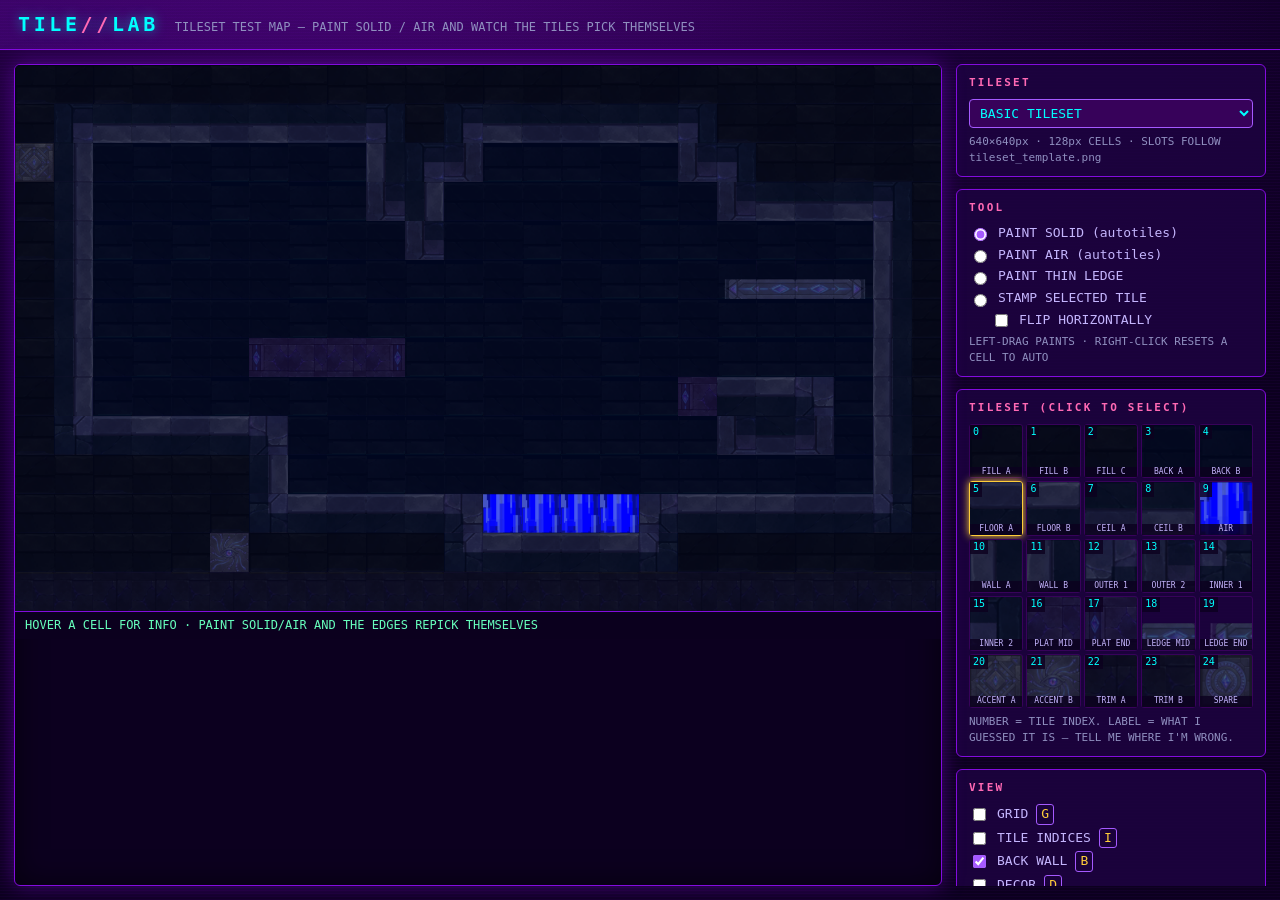
<file: tilemapTest.html>
<!DOCTYPE html>
<html lang="en">
<head>
<meta charset="utf-8">
<meta name="viewport" content="width=device-width,initial-scale=1">
<title>TILE//LAB — Tilemap Test</title>
<style>
:root{
  --bg:#170032; --panel:#1d0340; --panel2:#37025a; --line:#830cde; --hi:#A55AFF;
  --soft:#c4b5fd; --pink:#dc4ce8; --hot:#ff69b4; --cyan:#00ffff; --mint:#67FEBD;
  --gold:#fecd39; --mute:#9090C0;
}
*{box-sizing:border-box}
html,body{margin:0;height:100%}
body{
  background:
    repeating-linear-gradient(0deg,rgba(131,12,222,.05) 0 1px,transparent 1px 3px),
    radial-gradient(1200px 700px at 30% -10%,#37025a 0%,#170032 55%,#0c001f 100%);
  color:var(--soft);
  font:13px/1.45 ui-monospace,"Cascadia Code",Consolas,Menlo,monospace;
  display:flex;flex-direction:column;
}
header{
  padding:10px 18px;border-bottom:1px solid var(--line);
  display:flex;align-items:baseline;gap:16px;flex-wrap:wrap;
  background:linear-gradient(90deg,rgba(131,12,222,.25),transparent);
}
h1{margin:0;font-size:20px;letter-spacing:.18em;color:var(--cyan);text-shadow:0 0 12px rgba(0,255,255,.55)}
h1 span{color:var(--hot)}
header p{margin:0;color:var(--mute);font-size:12px}
main{flex:1;display:grid;grid-template-columns:minmax(0,1fr) 310px;gap:14px;padding:14px;min-height:0}
@media (max-width:900px){main{grid-template-columns:1fr}}
#stage{
  border:1px solid var(--line);border-radius:6px;background:#0c001f;
  box-shadow:0 0 22px rgba(131,12,222,.45), inset 0 0 30px rgba(0,0,0,.6);
  overflow:auto;position:relative;min-height:300px;
}
canvas#view{display:block;cursor:crosshair;touch-action:none}
#status{
  position:sticky;left:0;bottom:0;padding:5px 10px;font-size:12px;color:var(--mint);
  background:rgba(12,0,31,.88);border-top:1px solid var(--line);
}
aside{display:flex;flex-direction:column;gap:12px;overflow:auto;min-height:0}
.box{border:1px solid var(--line);border-radius:6px;background:rgba(29,3,64,.85);padding:10px 12px}
.box h2{margin:0 0 8px;font-size:11px;letter-spacing:.2em;color:var(--hot)}
label.row{display:flex;align-items:center;gap:8px;margin:3px 0;cursor:pointer}
input[type=checkbox],input[type=radio]{accent-color:#A55AFF}
input[type=range]{width:100%;accent-color:#dc4ce8}
.sl{display:flex;flex-direction:column;margin:6px 0}
.sl b{font-weight:normal;color:var(--mute);font-size:11px;display:flex;justify-content:space-between}
button{
  background:#37025a;color:var(--cyan);border:1px solid var(--hi);border-radius:4px;
  padding:5px 10px;font:inherit;cursor:pointer;margin:2px 4px 2px 0;
}
button:hover{background:#830cde;color:#fff}
#pal{display:grid;grid-template-columns:repeat(5,1fr);gap:3px}
#pal .t{
  position:relative;aspect-ratio:1;border:1px solid #37025a;border-radius:3px;cursor:pointer;
  background-repeat:no-repeat;image-rendering:auto;
}
#pal .t:hover{border-color:var(--cyan)}
#pal .t.sel{border-color:var(--gold);box-shadow:0 0 8px var(--gold)}
#pal .t i{
  position:absolute;left:0;top:0;font-style:normal;font-size:10px;padding:0 3px;
  background:rgba(12,0,31,.8);color:var(--cyan);
}
#pal .t em{
  position:absolute;left:0;right:0;bottom:0;font-style:normal;font-size:8px;line-height:1.1;padding:1px 2px;
  background:rgba(12,0,31,.82);color:var(--soft);text-align:center;overflow:hidden;white-space:nowrap;
}
.how code{color:var(--mint)}
select{
  width:100%;background:#37025a;color:var(--cyan);border:1px solid var(--hi);border-radius:4px;
  padding:5px 6px;font:inherit;
}
.how p{margin:4px 0;color:var(--soft);font-size:12px}
kbd{border:1px solid var(--hi);border-radius:3px;padding:0 4px;color:var(--gold)}
#toast{
  position:fixed;right:18px;bottom:18px;background:#37025a;border:1px solid var(--mint);color:var(--mint);
  padding:8px 14px;border-radius:4px;opacity:0;transition:opacity .25s;pointer-events:none;
}
#toast.on{opacity:1}
</style>
</head>
<body>
<header>
  <h1>TILE<span>//</span>LAB</h1>
  <p>TILESET TEST MAP — PAINT SOLID / AIR AND WATCH THE TILES PICK THEMSELVES</p>
</header>
<main>
  <section id="stage">
    <canvas id="view"></canvas>
    <div id="status">LOADING…</div>
  </section>
  <aside>
    <div class="box">
      <h2>TILESET</h2>
      <select id="setSel"></select>
      <div id="setInfo" style="color:var(--mute);font-size:11px;margin-top:6px"></div>
    </div>
    <div class="box">
      <h2>TOOL</h2>
      <label class="row"><input type="radio" name="tool" value="solid" checked> PAINT SOLID (autotiles)</label>
      <label class="row"><input type="radio" name="tool" value="air"> PAINT AIR (autotiles)</label>
      <label class="row"><input type="radio" name="tool" value="ledge"> PAINT THIN LEDGE</label>
      <label class="row"><input type="radio" name="tool" value="stamp"> STAMP SELECTED TILE</label>
      <label class="row" style="margin-left:22px"><input type="checkbox" id="flip"> FLIP HORIZONTALLY</label>
      <div style="color:var(--mute);font-size:11px;margin-top:4px">LEFT-DRAG PAINTS · RIGHT-CLICK RESETS A CELL TO AUTO</div>
    </div>
    <div class="box">
      <h2>TILESET (CLICK TO SELECT)</h2>
      <div id="pal"></div>
      <div style="color:var(--mute);font-size:11px;margin-top:6px">NUMBER = TILE INDEX. LABEL = WHAT I GUESSED IT IS — TELL ME WHERE I'M WRONG.</div>
    </div>
    <div class="box">
      <h2>VIEW</h2>
      <label class="row"><input type="checkbox" id="oGrid"> GRID <kbd>G</kbd></label>
      <label class="row"><input type="checkbox" id="oIds"> TILE INDICES <kbd>I</kbd></label>
      <label class="row"><input type="checkbox" id="oBack" checked> BACK WALL <kbd>B</kbd></label>
      <label class="row"><input type="checkbox" id="oDecor" checked> DECOR <kbd>D</kbd></label>
      <label class="row"><input type="checkbox" id="oLight" checked> LIGHTING <kbd>L</kbd></label>
      <label class="row"><input type="checkbox" id="oAnim" checked> ANIMATE <kbd>SPACE</kbd></label>
      <div class="sl"><b><span>ZOOM</span><span id="vZoom"></span></b><input type="range" id="zoom" min="10" max="150" value="55"></div>
      <div class="sl"><b><span>EDGE INSET (SEAM FIX)</span><span id="vInset"></span></b><input type="range" id="inset" min="0" max="10" value="4"></div>
      <div class="sl"><b><span>DARKNESS</span><span id="vAmb"></span></b><input type="range" id="amb" min="0" max="90" value="45"></div>
      <button id="bFit">FIT</button><button id="bReset">RESET MAP</button><button id="bCopy">COPY MAP JSON</button>
    </div>
    <div class="box how">
      <h2>HOW A TILESET WORKS</h2>
      <p id="hw1"></p>
      <p id="hw2"></p>
      <p>THE MAP ITSELF IS JUST A GRID OF NUMBERS. LEFT-SIDE WALLS ARE THE RIGHT-SIDE ONES FLIPPED, SO YOU ONLY DRAW ONE.</p>
    </div>
  </aside>
</main>
<div id="toast"></div>

<script>
'use strict';
// =====================================================================
// CONFIG — EDIT THESE
// =====================================================================
const MAP_DIR = 'assets/images/map/';
// EACH TILESET = ONE PNG (A 5×5 GRID) + THE LAYOUT (WHAT EACH SLOT MEANS) IT FOLLOWS.
// srcs ARE TRIED IN ORDER. THE FIRST TILESET IN THE LIST IS THE DEFAULT.
const TILESETS = [
  {id:'basic', name:'BASIC TILESET', layout:'template', srcs:[MAP_DIR + 'basic_tileset.png']},
  {id:'first', name:'FIRST TEST SHEET (OLD LAYOUT)', layout:'legacy', srcs:[MAP_DIR + 'tileset_test.png', MAP_DIR + 'sprite_01 (17).png']},
];
const SHEET_COLS = 5;
let   TILE = 100;                 // SOURCE CELL SIZE IN PX (RE-READ FROM IMAGE ON LOAD)

// MAP SHAPE: '#' SOLID, '.' AIR, '=' THIN LEDGE (ONE-WAY PLATFORM)
const MASK0 = [
  '########################',
  '########################',
  '##.......###.....#######',
  '##.......##.......######',
  '##........#...........##',
  '##....................##',
  '##....................##',
  '##....####............##',
  '##...............####.##',
  '#######...........###.##',
  '#######...............##',
  '########################',
  '########################',
  '########################',
];
const COLS = MASK0[0].length, ROWS = MASK0.length;

// A LEDGE ROW (NOT SOLID) — PAINTED INTO MASK AT LOAD
const LEDGES0 = [[18,5],[19,5],[20,5],[21,5]];

// LAYOUTS: WHAT EACH OF THE 25 SLOTS MEANS + HOW THE AUTOTILER PICKS THEM.
//   roles    SHORT LABELS FOR THE PALETTE
//   air/back SLOTS USED FOR EMPTY CELLS / THE BACK WALL
//   inset    DEFAULT EDGE CROP (SOURCE PX) — 0 SHOWS THE TRUE ALIGNMENT
//   backDim  DARKENING OVER THE BACK WALL (0..1)
//   view     DEFAULT TOGGLES (FOR CHECKING TILES, DECOR + LIGHTING ARE OFF)
//   carve    CELLS TURNED INTO AIR AT LOAD (A PIT THAT USES EVERY CORNER TYPE)
//   overrides  CELLS THAT BYPASS THE AUTOTILER: [x,y,tile,flip]
const LAYOUTS = {
  template: {
    // MATCHES tileset_template.png
    roles:[
      'FILL A','FILL B','FILL C','BACK A','BACK B',
      'FLOOR A','FLOOR B','CEIL A','CEIL B','AIR',
      'WALL A','WALL B','OUTER 1','OUTER 2','INNER 1',
      'INNER 2','PLAT MID','PLAT END','LEDGE MID','LEDGE END',
      'ACCENT A','ACCENT B','TRIM A','TRIM B','SPARE',
    ],
    air:[9], back:[3,4], inset:0, backDim:0,
    view:{decor:false, light:false}, selTile:5,
    carve:[[12,11],[13,11],[14,11],[15,11]], overrides:[],
    auto: (x,y) => autoTileTemplate(x,y),
    info:'SLOTS FOLLOW tileset_template.png',
  },
  legacy: {
    // THE FIRST 500×500 TEST SHEET
    roles:[
      'CEIL','CEIL','CEIL','WALL','AIR',
      'LEDGE','LEDGE','LEDGE','WALL','AIR',
      'FILL','FILL','FILL','CORNER','CORNER',
      'FLOOR','FLOOR-C','POOL-END','POOL','BACKWALL',
      'TRIM','TRIM','FLOOR-2','FLOOR-2','BACKWALL',
    ],
    air:[4,4,4,4,9], back:[19,24,24], inset:4, backDim:.66,
    view:{decor:true, light:true}, selTile:16,
    carve:[], overrides:[[12,11,17,false],[13,11,18,false],[14,11,18,false],[15,11,17,true]],   // POOL
    auto: (x,y) => autoTileLegacy(x,y),
    info:'MY GUESSES AT THE OLD SHEET’S SLOTS',
  },
};

// DECOR (POSITIONS IN TILE UNITS)
const COLUMNS = [{x:4,y0:2,y1:8},{x:11,y0:2,y1:10},{x:16,y0:2,y1:10}]; // ROWS INCLUSIVE
const TORCHES = [
  {x:2.5, y:9,  flame:'blue',   ph:0},
  {x:7.6, y:11, flame:'orange', ph:2},
  {x:21.0,y:11, flame:'blue',   ph:4},
];
const CRYSTALS = [
  {kind:'cluster', x:9.4,  y:11,   s:0.85},
  {kind:'cluster', x:19.4, y:11,   s:0.7},
  {kind:'big',     x:18.6, y:11,   s:0.19},
  {kind:'hang',    x:14.2, y:2,    s:0.6},
  {kind:'float',   x:13.5, y:7.6,  s:0.27},
];
const PILLAR_BAND = {x0:7, x1:21, y:9};   // BACK-WALL PANELS (2 TILES TALL)
const BACKWALL_RECT = {x0:2, y0:2, x1:21, y1:10};

// =====================================================================
// STATE
// =====================================================================
const $ = id => document.getElementById(id);
const cv = $('view'), ctx = cv.getContext('2d');
const baked = document.createElement('canvas');
const lightC = document.createElement('canvas');
let mask = [], over = new Map();
let tileImg = null, tileURL = '', LAYOUT = null, CUR = null;
const IMG = {};
const opts = {grid:false, ids:false, back:true, decor:true, light:true, anim:true, zoom:.55, inset:4, amb:.45};
let tool = 'solid', selTile = 16, TS = 55, U = .55, DPR = 1, dirty = true, hover = null;

function loadImg(src){
  return new Promise((res,rej)=>{ const i = new Image(); i.onload=()=>res(i); i.onerror=()=>rej(src); i.src = src; });
}
async function loadTileset(ts){
  for(const s of ts.srcs){ try{ const i = await loadImg(s); tileURL = s; return i; }catch(e){} }
  return null;
}
const DECOR_FILES = {
  column:'column.png', pillars:'pillars.png', torch:'torch.png', flameB:'flame.png', flameO:'flameOrange.png',
  c1:'crystal1.png', c2:'crystal2.png', c3:'crystal3.png',
};

// =====================================================================
// MAP DATA + AUTOTILER
// =====================================================================
function resetMap(){
  mask = MASK0.map(r => r.split(''));
  for(const [x,y] of LEDGES0) mask[y][x] = '=';
  for(const [x,y] of LAYOUT.carve) mask[y][x] = '.';
  over = new Map();
  for(const [x,y,i,fx] of LAYOUT.overrides) over.set(x+','+y, {i, fx});
  dirty = true;
}
function kind(x,y){ if(x<0||y<0||x>=COLS||y>=ROWS) return '#'; return mask[y][x]; }
const isAir = (x,y) => kind(x,y) !== '#';
function hash(x,y){ let h = (x*374761393 + y*668265263)|0; h = (h ^ (h>>>13)) * 1274126177 | 0; return (h ^ (h>>>16))>>>0; }
const pick = (a,x,y) => a[hash(x,y) % a.length];

const autoTile = (x,y) => LAYOUT.auto(x,y);

// AUTOTILER FOR THE TEMPLATE LAYOUT (tileset_template.png).
// IT LOOKS AT WHICH NEIGHBOURS ARE AIR AND PICKS A SLOT. "fx" = FLIP HORIZONTALLY.
function autoTileTemplate(x,y){
  const k = kind(x,y);
  if(k === '='){            // THIN LEDGE: END CAP WHERE THE NEXT CELL ISN'T A LEDGE
    const l = kind(x-1,y) === '=', r = kind(x+1,y) === '=';
    if(l && r) return {i:18, fx:false};
    if(l && !r) return {i:19, fx:true};
    return {i:19, fx:false};
  }
  const U_ = isAir(x,y-1), D = isAir(x,y+1), L = isAir(x-1,y), R = isAir(x+1,y);
  if(U_ && D){              // PLATFORM: AIR ABOVE AND BELOW
    if(L) return {i:17, fx:false};
    if(R) return {i:17, fx:true};
    return {i:16, fx:false};
  }
  // OUTER CORNERS (AIR ON TWO SIDES)
  if(U_ && L) return {i:12, fx:false};
  if(U_ && R) return {i:12, fx:true};
  if(D && L)  return {i:13, fx:false};
  if(D && R)  return {i:13, fx:true};
  // EDGES (AIR ON ONE SIDE)
  if(U_) return {i:pick([5,6],x,y), fx:false};
  if(D)  return {i:pick([7,8],x,y), fx:false};
  if(L)  return {i:pick([10,11],x,y), fx:false};
  if(R)  return {i:pick([10,11],x,y), fx:true};
  // INNER CORNERS (ONLY A DIAGONAL NEIGHBOUR IS AIR)
  if(isAir(x-1,y-1)) return {i:14, fx:false};
  if(isAir(x+1,y-1)) return {i:14, fx:true};
  if(isAir(x-1,y+1)) return {i:15, fx:false};
  if(isAir(x+1,y+1)) return {i:15, fx:true};
  // DEEP INSIDE THE ROCK
  if(y === ROWS-1) return {i:pick([22,23],x,y), fx:false};      // MAP BOTTOM EDGE
  if(hash(x+101,y*5+17) % 19 === 0) return {i:pick([20,21],x,y), fx:false};   // RARE RUNE TILE
  return {i:pick([0,1,2],x,y), fx:false};
}

// AUTOTILER FOR THE FIRST TEST SHEET (OLD LAYOUT, KEPT FOR COMPARISON)
function autoTileLegacy(x,y){
  const k = kind(x,y);
  if(k === '=') return {i:pick([5,6,7],x,y), fx:false};
  const U_ = isAir(x,y-1), D = isAir(x,y+1), L = isAir(x-1,y), R = isAir(x+1,y);
  // THIN SLAB (AIR ABOVE AND BELOW)
  if(U_ && D){
    if(L && !R) return {i:16, fx:true};
    if(R && !L) return {i:16, fx:false};
    return {i:pick([22,23],x,y), fx:false};
  }
  // CORNERS
  if(D && L) return {i:pick([13,14],x,y), fx:false};
  if(D && R) return {i:pick([13,14],x,y), fx:true};
  if(U_ && R) return {i:16, fx:false};
  if(U_ && L) return {i:16, fx:true};
  // EDGES
  if(D) return {i:pick([0,1,2],x,y), fx:false};
  if(U_) return {i:pick([15,15,15,22,23],x,y), fx:false};
  if(L) return {i:pick([3,8],x,y), fx:false};   // LIT EDGE ON LEFT
  if(R) return {i:pick([3,8],x,y), fx:true};    // LIT EDGE ON RIGHT (FLIPPED)
  // INTERIOR
  if(y === ROWS-1) return {i:pick([20,21],x,y), fx:false};
  return {i:pick([10,11,12],x,y), fx:false};
}
function tileAt(x,y){
  const o = over.get(x+','+y); if(o) return {...o, ov:true};
  if(kind(x,y) === '.') return null;
  return autoTile(x,y);
}

// =====================================================================
// DRAWING
// =====================================================================
function drawTile(c,i,fx,dx,dy,ts,inset){
  const sx = (i % SHEET_COLS) * TILE + inset, sy = Math.floor(i / SHEET_COLS) * TILE + inset, sw = TILE - inset*2;
  if(fx){ c.save(); c.translate(dx+ts,dy); c.scale(-1,1); c.drawImage(tileImg,sx,sy,sw,sw,0,0,ts,ts); c.restore(); }
  else c.drawImage(tileImg,sx,sy,sw,sw,dx,dy,ts,ts);
}
// DRAW A SPRITE CROP, SCALE IN SOURCE-PX → TILE-SOURCE-PX, ANCHORED AT (cx,ay) IN TILE UNITS
function sprite(c,im,crop,cx,ay,s,anchor,o={}){
  const [sx,sy,sw,sh] = crop, w = sw*s*U, h = sh*s*U;
  c.save();
  if(o.alpha != null) c.globalAlpha = o.alpha;
  c.translate(cx*TS, ay*TS);
  if(o.rot) c.rotate(o.rot);
  if(o.flipY) c.scale(1,-1);
  const oy = anchor === 'bottom' ? -h : anchor === 'center' ? -h/2 : 0;
  c.drawImage(im,sx,sy,sw,sh,-w/2,oy,w,h);
  c.restore();
}
const CROP = {
  c1:[402,167,226,512], c2:[266,148,516,690], c3:[20,77,161,123], torch:[0,0,83,310],
};

function bake(){
  const W = COLS*TS, H = ROWS*TS;
  baked.width = W; baked.height = H;
  const c = baked.getContext('2d'); c.imageSmoothingQuality = 'high';
  c.fillStyle = '#0b0220'; c.fillRect(0,0,W,H);
  const ins = opts.inset;
  // AIR
  for(let y=0;y<ROWS;y++) for(let x=0;x<COLS;x++){
    if(kind(x,y) === '#' || over.has(x+','+y)) continue;
    drawTile(c, pick(LAYOUT.air,x,y), false, x*TS, y*TS, TS, ins);
  }
  // BACK WALL (MASONRY, DIMMED)
  if(opts.back){
    const B = BACKWALL_RECT;
    for(let y=B.y0;y<=B.y1;y++) for(let x=B.x0;x<=B.x1;x++){
      if(kind(x,y) === '#') continue;
      drawTile(c, pick(LAYOUT.back,x,y), false, x*TS, y*TS, TS, ins);
    }
    if(LAYOUT.backDim > 0){
      c.fillStyle = `rgba(14,0,34,${LAYOUT.backDim})`;
      for(let y=B.y0;y<=B.y1;y++) for(let x=B.x0;x<=B.x1;x++) if(kind(x,y) !== '#') c.fillRect(x*TS,y*TS,TS,TS);
    }
    if(IMG.pillars && opts.decor){
      c.globalAlpha = .75;
      for(let x=PILLAR_BAND.x0;x<=PILLAR_BAND.x1;x++){
        const f = pick([0,1,2,3,1,2],x,0);
        c.drawImage(IMG.pillars, f*40,0,40,80, x*TS, PILLAR_BAND.y*TS, TS, TS*2);
      }
      c.globalAlpha = 1;
    }
  }
  // SOLIDS, LEDGES, OVERRIDES
  for(let y=0;y<ROWS;y++) for(let x=0;x<COLS;x++){
    const t = tileAt(x,y); if(!t) continue;
    drawTile(c, t.i, t.fx, x*TS, y*TS, TS, ins);
  }
  // STATIC DECOR
  if(opts.decor){
    // COLUMNS: CAP, SHAFTS, BASE (7 FRAMES OF 50x50 IN column.png)
    if(IMG.column) for(const col of COLUMNS) for(let y=col.y0;y<=col.y1;y++){
      const f = y === col.y0 ? 0 : y === col.y1 ? 6 : pick([1,1,2,3,4,5],col.x,y);
      c.drawImage(IMG.column, f*50,0,50,50, col.x*TS, y*TS, TS, TS);
    }
    for(const t of TORCHES) if(IMG.torch) sprite(c,IMG.torch,CROP.torch,t.x,t.y,.5,'bottom');
    for(const k of CRYSTALS){
      if(k.kind === 'cluster' && IMG.c3) sprite(c,IMG.c3,CROP.c3,k.x,k.y+.03,k.s,'bottom');
      if(k.kind === 'big' && IMG.c2) sprite(c,IMG.c2,CROP.c2,k.x,k.y+.03,k.s,'bottom');
      if(k.kind === 'hang' && IMG.c3) sprite(c,IMG.c3,CROP.c3,k.x,k.y-.03,k.s,'bottom',{flipY:true});
    }
  }
}

// GLOW SPRITES (PRE-RENDERED ONCE, NO shadowBlur)
function makeGlow(r,g,b){
  const s = document.createElement('canvas'); s.width = s.height = 128;
  const x = s.getContext('2d'), gr = x.createRadialGradient(64,64,0,64,64,64);
  gr.addColorStop(0,`rgba(${r},${g},${b},1)`); gr.addColorStop(.35,`rgba(${r},${g},${b},.42)`); gr.addColorStop(1,`rgba(${r},${g},${b},0)`);
  x.fillStyle = gr; x.fillRect(0,0,128,128); return s;
}
const GLOW = { cyan:makeGlow(0,255,255), orange:makeGlow(255,140,40), violet:makeGlow(165,90,255), white:makeGlow(255,255,255) };

function lights(t){
  const L = [];
  for(const k of TORCHES){
    const fl = .88 + .12*Math.sin(t*9 + k.ph) + .06*Math.sin(t*23 + k.ph*2);
    L.push({x:k.x, y:k.y - 1.6, r:3.4*fl, g:k.flame === 'blue' ? 'cyan' : 'orange', a:.42});
  }
  for(const k of CRYSTALS){
    const p = .85 + .15*Math.sin(t*2 + k.x);
    if(k.kind === 'cluster') L.push({x:k.x, y:k.y-.55, r:1.9*p, g:'violet', a:.4});
    if(k.kind === 'big')     L.push({x:k.x, y:k.y-.7,  r:2.3*p, g:'cyan',   a:.4});
    if(k.kind === 'hang')    L.push({x:k.x, y:k.y+.5,  r:1.8*p, g:'violet', a:.35});
    if(k.kind === 'float')   L.push({x:k.x, y:k.y+bob(t,k)-.7, r:3.0*p, g:'cyan', a:.5});
  }
  return L;
}
const bob = (t,k) => Math.sin(t*1.6)*.14;

function frame(t){
  const W = COLS*TS, H = ROWS*TS;
  ctx.clearRect(0,0,W,H);
  ctx.drawImage(baked,0,0);
  if(opts.decor){
    // ANIMATED FLAMES
    for(const k of TORCHES){
      const im = k.flame === 'blue' ? IMG.flameB : IMG.flameO; if(!im) continue;
      const f = Math.floor(t*11 + k.ph) % 6;
      ctx.globalCompositeOperation = 'lighter';
      // FLAME ART CENTRE IS ABOUT (200,235) IN ITS 400x400 FRAME
      const s = .27, w = 400*s*U, cx = k.x*TS, cy = (k.y-1.5)*TS;
      ctx.drawImage(im, f*400,0,400,400, cx - w*.5, cy - w*.5 - w*.05, w, w);
      ctx.globalCompositeOperation = 'source-over';
    }
    // FLOATING DIAMOND
    const fk = CRYSTALS.find(k => k.kind === 'float');
    if(fk && IMG.c1) sprite(ctx,IMG.c1,CROP.c1,fk.x,fk.y+bob(t,fk),fk.s,'center');
  }
  if(opts.light){
    const lc = lightC; if(lc.width !== W || lc.height !== H){ lc.width = W; lc.height = H; }
    const l = lc.getContext('2d');
    l.globalCompositeOperation = 'source-over';
    l.clearRect(0,0,W,H);
    l.fillStyle = `rgba(8,0,26,${opts.amb})`; l.fillRect(0,0,W,H);
    l.globalCompositeOperation = 'destination-out';
    const Ls = lights(t);
    for(const o of Ls){ const d = o.r*TS*2; l.globalAlpha = Math.min(1,o.a*2); l.drawImage(GLOW.white, o.x*TS - d/2, o.y*TS - d/2, d, d); }
    l.globalAlpha = 1;
    ctx.drawImage(lc,0,0);
    ctx.globalCompositeOperation = 'lighter';
    for(const o of Ls){ const d = o.r*TS*2; ctx.globalAlpha = o.a*.55; ctx.drawImage(GLOW[o.g], o.x*TS - d/2, o.y*TS - d/2, d, d); }
    ctx.globalAlpha = 1; ctx.globalCompositeOperation = 'source-over';
  }
  // OVERLAYS
  if(opts.grid){
    ctx.strokeStyle = 'rgba(0,255,255,.28)'; ctx.lineWidth = 1; ctx.beginPath();
    for(let x=0;x<=COLS;x++){ ctx.moveTo(x*TS+.5,0); ctx.lineTo(x*TS+.5,H); }
    for(let y=0;y<=ROWS;y++){ ctx.moveTo(0,y*TS+.5); ctx.lineTo(W,y*TS+.5); }
    ctx.stroke();
  }
  if(opts.ids){
    ctx.font = `${Math.max(9,Math.round(TS*.2))}px ui-monospace,Consolas,monospace`; ctx.textBaseline = 'top';
    for(let y=0;y<ROWS;y++) for(let x=0;x<COLS;x++){
      const t_ = tileAt(x,y); if(!t_) continue;
      const s = t_.i + (t_.fx ? '↔' : '');
      ctx.lineWidth = 3; ctx.strokeStyle = '#0c001f'; ctx.strokeText(s, x*TS+3, y*TS+2);
      ctx.fillStyle = t_.ov ? '#fecd39' : '#00ffff'; ctx.fillText(s, x*TS+3, y*TS+2);
    }
  }
  if(hover){
    ctx.strokeStyle = '#fecd39'; ctx.lineWidth = 2; ctx.strokeRect(hover.x*TS+1, hover.y*TS+1, TS-2, TS-2);
  }
}

let last = 0;
function loop(ms){
  requestAnimationFrame(loop);
  if(!tileImg) return;
  if(dirty){ bake(); }
  if(opts.anim || dirty){ frame(ms/1000); dirty = false; }
}

// =====================================================================
// SIZING
// =====================================================================
function applyZoom(){
  DPR = window.devicePixelRatio || 1;
  TS = Math.max(8, Math.round(TILE * opts.zoom * DPR));
  U = TS / TILE;
  cv.width = COLS*TS; cv.height = ROWS*TS;
  cv.style.width = (cv.width/DPR) + 'px'; cv.style.height = (cv.height/DPR) + 'px';
  ctx.imageSmoothingQuality = 'high';
  $('vZoom').textContent = Math.round(opts.zoom*100) + '%';
  dirty = true;
}
function fit(){
  const st = $('stage'); const w = st.clientWidth - 2;
  opts.zoom = Math.max(.1, Math.min(1.5, w / (COLS*TILE)));
  $('zoom').value = Math.round(opts.zoom*100);
  applyZoom();
}

// =====================================================================
// INPUT
// =====================================================================
function cellFrom(e){
  const r = cv.getBoundingClientRect();
  const x = Math.floor((e.clientX - r.left) / (r.width / COLS)), y = Math.floor((e.clientY - r.top) / (r.height / ROWS));
  if(x<0||y<0||x>=COLS||y>=ROWS) return null; return {x,y};
}
function paint(c,btn){
  if(!c) return;
  const key = c.x+','+c.y;
  if(btn === 2){ over.delete(key); }
  else if(tool === 'solid'){ mask[c.y][c.x] = '#'; over.delete(key); }
  else if(tool === 'air'){ mask[c.y][c.x] = '.'; over.delete(key); }
  else if(tool === 'ledge'){ mask[c.y][c.x] = '='; over.delete(key); }
  else if(tool === 'stamp'){ over.set(key, {i:selTile, fx:$('flip').checked}); if(mask[c.y][c.x] === '.') mask[c.y][c.x] = '#'; }
  dirty = true;
}
let drawing = false;
cv.addEventListener('contextmenu', e => e.preventDefault());
cv.addEventListener('pointerdown', e => { drawing = true; cv.setPointerCapture(e.pointerId); paint(cellFrom(e), e.button); });
cv.addEventListener('pointerup', () => drawing = false);
cv.addEventListener('pointermove', e => {
  const c = cellFrom(e); hover = c; dirty = true;
  if(c){
    const t = tileAt(c.x,c.y), k = kind(c.x,c.y);
    const desc = t ? `TILE ${t.i} (r${Math.floor(t.i/SHEET_COLS)}c${t.i%SHEET_COLS}) ${LAYOUT.roles[t.i]}${t.fx?' · FLIPPED':''}${t.ov?' · STAMPED':' · AUTO'}` : 'AIR';
    $('status').textContent = `CELL ${c.x},${c.y} · ${k === '#' ? 'SOLID' : k === '=' ? 'LEDGE' : 'EMPTY'} · ${desc}`;
  }
  if(drawing) paint(c, e.buttons & 2 ? 2 : 0);
});
cv.addEventListener('pointerleave', () => { hover = null; dirty = true; });

document.querySelectorAll('input[name=tool]').forEach(r => r.addEventListener('change', () => tool = r.value));
const bind = (id,key) => $(id).addEventListener('change', e => { opts[key] = e.target.checked; dirty = true; });
bind('oGrid','grid'); bind('oIds','ids'); bind('oBack','back'); bind('oDecor','decor'); bind('oLight','light'); bind('oAnim','anim');
$('zoom').addEventListener('input', e => { opts.zoom = e.target.value/100; applyZoom(); });
$('inset').addEventListener('input', e => { opts.inset = +e.target.value; $('vInset').textContent = opts.inset + 'px'; dirty = true; });
$('amb').addEventListener('input', e => { opts.amb = e.target.value/100; $('vAmb').textContent = e.target.value + '%'; dirty = true; });
$('bFit').onclick = fit;
$('bReset').onclick = () => { resetMap(); toast('MAP RESET'); };
$('bCopy').onclick = () => {
  const o = [...over].map(([k,v]) => { const [x,y] = k.split(',').map(Number); return [x,y,v.i,v.fx]; });
  const json = JSON.stringify({tileset:CUR.id, cols:COLS, rows:ROWS, mask:mask.map(r => r.join('')), overrides:o});
  (navigator.clipboard ? navigator.clipboard.writeText(json) : Promise.reject()).then(() => toast('MAP JSON COPIED'), () => {
    const ta = document.createElement('textarea'); ta.value = json; document.body.appendChild(ta); ta.select();
    try{ document.execCommand('copy'); toast('MAP JSON COPIED'); }catch(e){ toast('COPY FAILED'); } ta.remove();
  });
};
function toast(s){ const t = $('toast'); t.textContent = s; t.classList.add('on'); clearTimeout(toast.h); toast.h = setTimeout(() => t.classList.remove('on'), 1400); }
const chk = (id,key) => { opts[key] = !opts[key]; $(id).checked = opts[key]; dirty = true; };
addEventListener('keydown', e => {
  if(e.target.tagName === 'INPUT' && e.target.type !== 'checkbox' && e.target.type !== 'radio') return;
  const k = e.key.toLowerCase();
  if(k === 'g') chk('oGrid','grid'); else if(k === 'i') chk('oIds','ids'); else if(k === 'b') chk('oBack','back');
  else if(k === 'd') chk('oDecor','decor'); else if(k === 'l') chk('oLight','light');
  else if(e.key === ' '){ e.preventDefault(); chk('oAnim','anim'); }
});
addEventListener('resize', () => { applyZoom(); });

// =====================================================================
// PALETTE UI
// =====================================================================
function buildPalette(){
  const pal = $('pal'); pal.innerHTML = '';
  const px = 52;
  for(let i=0;i<25;i++){
    const d = document.createElement('div'); d.className = 't' + (i === selTile ? ' sel' : '');
    d.style.backgroundImage = `url("${encodeURI(tileURL)}")`;
    d.style.backgroundSize = '500% 500%';
    d.style.backgroundPosition = `${(i%5)*25}% ${Math.floor(i/5)*25}%`;
    d.innerHTML = `<i>${i}</i><em>${LAYOUT.roles[i]}</em>`;
    d.title = `TILE ${i} · r${Math.floor(i/5)}c${i%5} · ${LAYOUT.roles[i]}`;
    d.onclick = () => {
      selTile = i; document.querySelectorAll('#pal .t').forEach(n => n.classList.remove('sel')); d.classList.add('sel');
      document.querySelector('input[name=tool][value=stamp]').checked = true; tool = 'stamp';
    };
    pal.appendChild(d);
  }
}

// =====================================================================
// BOOT
// =====================================================================
// SWITCH TO A TILESET: LOAD ITS PNG, APPLY ITS LAYOUT + DEFAULT VIEW, REBUILD EVERYTHING
async function useTileset(ts){
  const img = await loadTileset(ts);
  if(!img){
    $('status').textContent = 'COULD NOT LOAD ' + ts.srcs.join(' OR ') + ' — PUT THIS FILE NEXT TO index.html SO THE assets/ FOLDER LINES UP.';
    return false;
  }
  tileImg = img; CUR = ts; LAYOUT = LAYOUTS[ts.layout];
  TILE = Math.round(img.naturalWidth / SHEET_COLS);
  opts.inset = LAYOUT.inset; $('inset').value = opts.inset; $('vInset').textContent = opts.inset + 'px';
  for(const [k,id] of [['decor','oDecor'],['light','oLight']]){ opts[k] = LAYOUT.view[k]; $(id).checked = opts[k]; }
  selTile = LAYOUT.selTile;
  $('setInfo').textContent = `${img.naturalWidth}×${img.naturalHeight}px · ${TILE}px CELLS · ${LAYOUT.info}`;
  $('hw1').innerHTML = `THE PNG IS A 5×5 GRID OF <b>${TILE}px</b> CELLS. TILE NUMBER <code>i</code> = <code>row*5 + col</code>.`;
  $('hw2').innerHTML = `TO DRAW IT: <code>sx=(i%5)*${TILE}, sy=floor(i/5)*${TILE}</code>, THEN COPY THAT ${TILE}×${TILE} SQUARE TO <code>(x*size, y*size)</code>.`;
  resetMap(); buildPalette(); fit();
  return true;
}

(async function(){
  $('vAmb').textContent = Math.round(opts.amb*100) + '%';
  const sel = $('setSel');
  TILESETS.forEach((t,i) => { const o = document.createElement('option'); o.value = i; o.textContent = t.name; sel.appendChild(o); });
  sel.addEventListener('change', async () => { if(await useTileset(TILESETS[+sel.value])) toast('SWITCHED TILESET'); });
  // DECOR IMAGES (SEPARATE FILES: COLUMNS, TORCHES, FLAMES, CRYSTALS)
  await Promise.all(Object.entries(DECOR_FILES).map(([k,f]) => loadImg(MAP_DIR + f).then(i => IMG[k] = i, () => {})));
  // FIRST TILESET THAT LOADS WINS
  let ok = false;
  for(let i=0;i<TILESETS.length && !ok;i++){ ok = await useTileset(TILESETS[i]); if(ok) sel.value = i; }
  if(!ok){
    cv.width = 600; cv.height = 120; ctx.fillStyle = '#ff69b4'; ctx.font = '14px monospace';
    ctx.fillText('NO TILESET FOUND — SEE STATUS BAR', 20, 60); return;
  }
  $('status').textContent = 'HOVER A CELL FOR INFO · PAINT SOLID/AIR AND THE EDGES REPICK THEMSELVES';
  requestAnimationFrame(loop);
})();
</script>
</body>
</html>
</file>
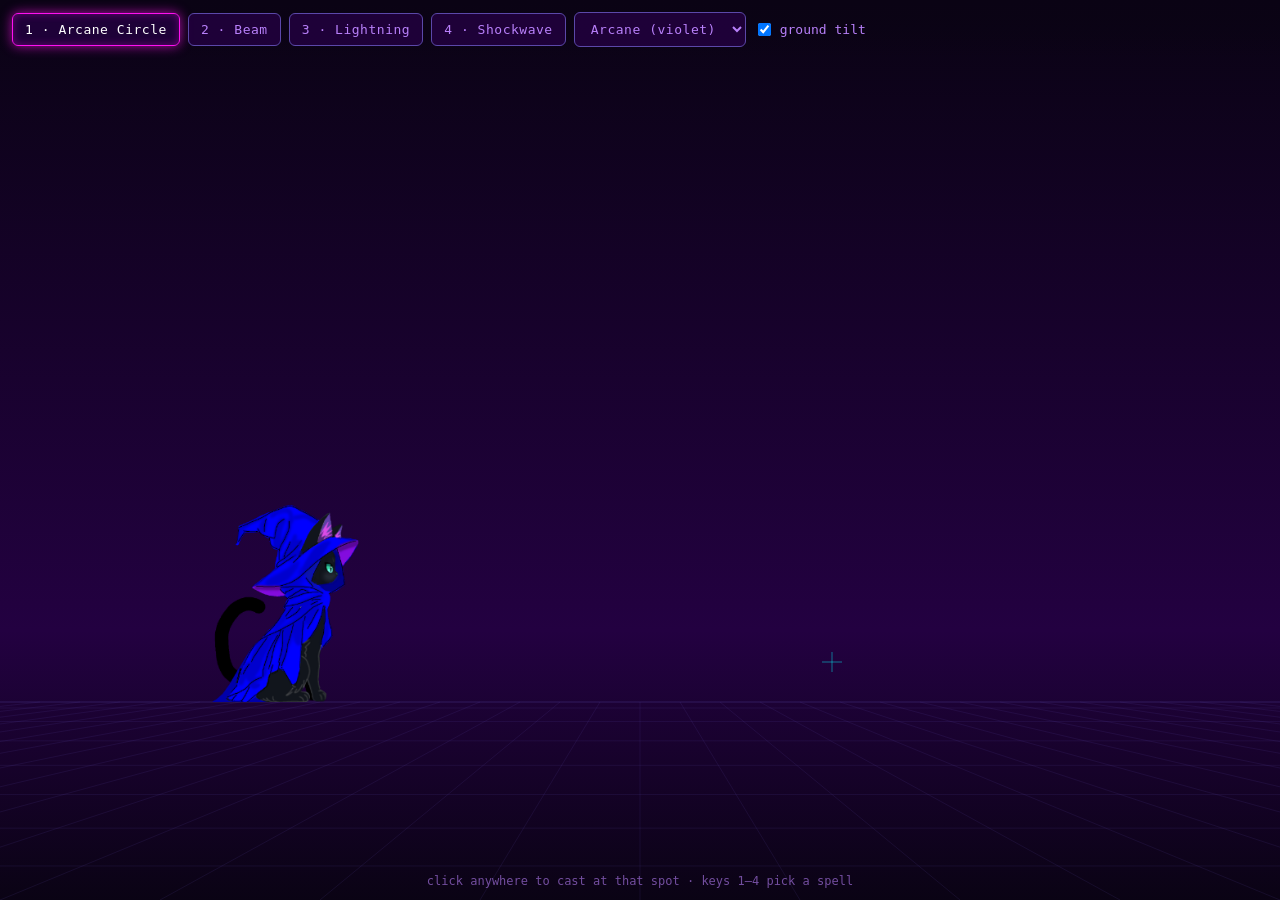
<file: vectors.html>
<!doctype html>
<html lang="en">
<head>
<meta charset="utf-8">
<meta name="viewport" content="width=device-width,initial-scale=1">
<title>Vector Spell Lab</title>
<style>
  :root { --bg:#0A0314; --panel:#230141; --line:#5b48a9; --cyan:#00ffff; --pink:#FF10F0; --txt:#b880fa; }
  html, body { margin:0; height:100%; background:var(--bg); color:var(--txt);
    font-family: ui-monospace, Menlo, Consolas, monospace; overflow:hidden; }
  canvas { position:fixed; inset:0; width:100%; height:100%; display:block; }
  #ui { position:fixed; left:0; right:0; top:0; z-index:2; display:flex; flex-wrap:wrap; gap:8px;
    align-items:center; padding:12px; background:linear-gradient(#0A0314ee, #0A031400); }
  button, select { background:#230141cc; color:#b880fa; border:1px solid var(--line); border-radius:6px;
    padding:8px 12px; font:inherit; font-size:13px; cursor:pointer; letter-spacing:.04em; }
  button:hover, select:hover { border-color:var(--cyan); color:var(--cyan); }
  button.active { border-color:var(--pink); color:#fff; box-shadow:0 0 12px #FF10F0aa, inset 0 0 8px #FF10F055; }
  label { font-size:13px; display:flex; align-items:center; gap:6px; cursor:pointer; }
  #hint { position:fixed; bottom:12px; left:0; right:0; text-align:center; font-size:12px; opacity:.6; z-index:2; pointer-events:none; }
</style>
</head>
<body>
<canvas id="c"></canvas>
<div id="ui">
  <button data-spell="circle" class="active">1 · Arcane Circle</button>
  <button data-spell="beam">2 · Beam</button>
  <button data-spell="lightning">3 · Lightning</button>
  <button data-spell="nova">4 · Shockwave</button>
  <select id="theme">
    <option value="arcane">Arcane (violet)</option>
    <option value="frost">Frost (cyan)</option>
    <option value="void">Void (magenta)</option>
  </select>
  <label><input type="checkbox" id="tilt" checked> ground tilt</label>
</div>
<div id="hint">click anywhere to cast at that spot · keys 1–4 pick a spell</div>

<script>
// ============================================================
//  VECTOR SPELL LAB  (performance pass + cat wizard sprite)
//  The big idea: every effect is a function of progress p (0 -> 1).
//  We never store frames. We just ask "what does the spell look
//  like at p = 0.37?" and draw shapes from math.
//
//  Perf notes:
//   - no shadowBlur anywhere (glow comes from layered strokes)
//   - many segments are batched into one path + one stroke()
//   - static background is rendered once into an offscreen canvas
//   - DPR capped at 1.5, opaque canvas
// ============================================================

const cv = document.getElementById('c');
const ctx = cv.getContext('2d', { alpha: false });   // page bg is opaque, skip alpha compositing
let W, H, DPR;

function resize() {
  DPR = Math.min(window.devicePixelRatio || 1, 1.5);  // 2 -> 1.5 cuts filled pixels ~44%
  W = innerWidth; H = innerHeight;
  cv.width = W * DPR; cv.height = H * DPR;
  ctx.setTransform(DPR, 0, 0, DPR, 0, 0);
  ctx.imageSmoothingEnabled = true;     // resizing a canvas resets its state,
  ctx.imageSmoothingQuality = 'high';   // so these live here
}
resize();

// ---------- Themes (pulled from your palette) ----------
const THEMES = {
  arcane: { dark:'#450080', mid:'#8a3efa', bright:'#dc4ce8', accent:'#00ffff', core:'#ffffff' },
  frost:  { dark:'#14259c', mid:'#1e87fc', bright:'#00ffff', accent:'#8b4bf5', core:'#ffffff' },
  void:   { dark:'#350066', mid:'#E812C6', bright:'#FF10F0', accent:'#00fbfe', core:'#ffffff' },
};

// ---------- Small math helpers ----------
const clamp = (v, a = 0, b = 1) => Math.min(b, Math.max(a, v));
const lerp = (a, b, t) => a + (b - a) * t;
const rand = (a, b) => a + Math.random() * (b - a);
const easeOutCubic = t => 1 - Math.pow(1 - t, 3);
const easeOutBack = t => { const c = 1.70158; return 1 + (c + 1) * Math.pow(t - 1, 3) + c * Math.pow(t - 1, 2); };

// ---------- Drawing helpers ----------
// Stroke the current path. Pass blur > 0 to re-enable canvas shadow glow
// (slow); with blur = 0 we only touch shadowBlur to make sure it's off.
function glow(c, color, width, blur) {
  c.strokeStyle = color;
  c.lineWidth = width;
  if (blur > 0) { c.shadowColor = color; c.shadowBlur = blur; }
  else c.shadowBlur = 0;
  c.stroke();
}

// Fake neon without blur: a wide faint stroke under the crisp one.
// Use sparingly -- it doubles the strokes for whatever it touches.
function softGlow(c, color, w) {
  c.save();
  c.globalAlpha *= 0.25;
  glow(c, color, w * 4, 0);
  c.restore();
  glow(c, color, w, 0);
}

function circle(c, r) { c.beginPath(); c.arc(0, 0, r, 0, Math.PI * 2); }

// Star polygon {n/step}. n=6, step=2 -> hexagram. n=5, step=2 -> pentagram.
function starPath(c, n, r, rot, step) {
  c.beginPath();
  for (let i = 0; i <= n; i++) {
    const a = rot + (i * step * Math.PI * 2) / n;
    const x = Math.cos(a) * r, y = Math.sin(a) * r;
    i === 0 ? c.moveTo(x, y) : c.lineTo(x, y);
  }
  c.closePath();
}

// ---------- Sparks (tiny particles shared by several spells) ----------
function makeSparks(x, y, count, speedMin, speedMax, spread, baseAngle) {
  const out = [];
  for (let i = 0; i < count; i++) {
    const a = baseAngle + rand(-spread, spread);
    const s = rand(speedMin, speedMax);
    out.push({ x, y, vx: Math.cos(a) * s, vy: Math.sin(a) * s, life: rand(0.4, 1) });
  }
  return out;
}
function updateSparks(sparks, dt) {
  for (const s of sparks) {
    s.x += s.vx * dt; s.y += s.vy * dt;
    s.vx *= 0.96; s.vy *= 0.96;
    s.life -= dt * 1.4;
  }
}
// Sparks are bucketed into 4 alpha levels so we do 4 strokes total
// instead of one stroke per spark, but still get a fade-out.
const SPARK_BUCKETS = 4;
function drawSparks(c, sparks, color, tilt = 1) {
  c.save();
  c.globalCompositeOperation = 'lighter';
  c.lineCap = 'round';
  const baseAlpha = c.globalAlpha;
  for (let b = 0; b < SPARK_BUCKETS; b++) {
    c.beginPath();
    let any = false;
    for (const s of sparks) {
      if (s.life <= 0) continue;
      const bi = Math.min(SPARK_BUCKETS - 1, Math.floor(clamp(s.life) * SPARK_BUCKETS));
      if (bi !== b) continue;
      c.moveTo(s.x, s.y);
      c.lineTo(s.x - s.vx * 0.04, s.y - s.vy * 0.04 * tilt);
      any = true;
    }
    if (!any) continue;
    c.globalAlpha = baseAlpha * ((b + 0.5) / SPARK_BUCKETS);
    glow(c, color, 2, 0);
  }
  c.restore();
}

// ============================================================
//  SPELL 1: ARCANE CIRCLE
//  Layers of rings, ticks, rune glyphs, and star polygons
//  all rotating at different speeds.
// ============================================================
function spellCircle(x, y, th, tilt) {
  const R = 150;
  const rot0 = rand(0, Math.PI * 2);

  // Random "runes": 3 little line segments inside a tiny box. Fixed once per cast.
  const glyphs = [];
  for (let i = 0; i < 24; i++) {
    const segs = [];
    for (let k = 0; k < 3; k++) {
      segs.push([rand(-1, 1), rand(-1, 1), rand(-1, 1), rand(-1, 1)]);
    }
    glyphs.push(segs);
  }

  return {
    t: 0, dur: 2.6,
    update(dt) { this.t += dt; },
    draw(c) {
      const p = this.t / this.dur;
      const open = easeOutBack(clamp(p / 0.26));      // bloom open with a little overshoot
      const fade = p > 0.72 ? 1 - (p - 0.72) / 0.28 : 1; // fade out at the end
      const s = this.t;                                 // seconds, drives rotation

      c.save();
      c.translate(x, y);
      if (tilt) c.scale(1, 0.32);                       // squash so it looks like it's on the floor
      c.globalAlpha = Math.max(0, fade);
      c.globalCompositeOperation = 'lighter';
      c.lineCap = 'round';

      // initial shockwave flash as it opens
      if (p < 0.3) {
        const k = p / 0.3;
        c.save();
        c.globalAlpha *= 1 - k;
        circle(c, R * (0.9 + k * 0.5));
        glow(c, th.accent, 4, 0);
        c.restore();
      }

      c.scale(open, open);

      // soft inner glow disc
      const g = c.createRadialGradient(0, 0, 0, 0, 0, R);
      g.addColorStop(0, th.mid + '88');
      g.addColorStop(0.7, th.dark + '33');
      g.addColorStop(1, th.dark + '00');
      c.fillStyle = g;
      circle(c, R); c.fill();

      // outer double ring (outer one gets the fake glow)
      circle(c, R);        softGlow(c, th.bright, 3);
      circle(c, R * 0.94); glow(c, th.mid, 1.2, 0);

      // tick marks (rotating slowly) -- batched: short ticks in one path, long ticks in another
      c.save();
      c.rotate(rot0 + s * 0.25);
      for (const long of [false, true]) {
        c.beginPath();
        const r1 = R * 0.88, r2 = R * (long ? 0.935 : 0.915);
        for (let i = 0; i < 72; i++) {
          if ((i % 6 === 0) !== long) continue;
          const a = (i / 72) * Math.PI * 2;
          const ca = Math.cos(a), sa = Math.sin(a);
          c.moveTo(ca * r1, sa * r1);
          c.lineTo(ca * r2, sa * r2);
        }
        glow(c, long ? th.accent : th.mid, long ? 2 : 1, 0);
      }
      c.restore();

      // rune ring (rotates the other way)
      circle(c, R * 0.84); glow(c, th.mid, 1.2, 0);
      circle(c, R * 0.66); glow(c, th.mid, 1.2, 0);
      c.save();
      c.rotate(-s * 0.4);
      const gs = R * 0.05;
      // Build every glyph into ONE path (points are transformed as they're added),
      // then stroke once. 72 strokes -> 1.
      c.beginPath();
      for (let i = 0; i < glyphs.length; i++) {
        const a = (i / glyphs.length) * Math.PI * 2;
        c.save();
        c.translate(Math.cos(a) * R * 0.75, Math.sin(a) * R * 0.75);
        c.rotate(a + Math.PI / 2);
        for (const sg of glyphs[i]) {
          c.moveTo(sg[0] * gs, sg[1] * gs);
          c.lineTo(sg[2] * gs, sg[3] * gs);
        }
        c.restore();
      }
      glow(c, th.bright, 1.6, 0);
      c.restore();

      // dashed ring
      c.save();
      c.rotate(s * 0.7);
      c.setLineDash([R * 0.05, R * 0.03]);
      circle(c, R * 0.58); glow(c, th.accent, 2, 0);
      c.restore();

      // hexagram = two triangles
      starPath(c, 6, R * 0.6, -s * 0.5 + rot0, 2);
      softGlow(c, th.accent, 2);

      // inner pentagram
      starPath(c, 5, R * 0.3, s * 1.2, 2);
      glow(c, th.bright, 2, 0);
      circle(c, R * 0.32); glow(c, th.mid, 1.5, 0);

      // hot core
      circle(c, R * 0.05 + Math.sin(s * 6) * 2);
      c.fillStyle = th.core; c.fill();

      c.restore();
    },
  };
}

// ============================================================
//  SPELL 2: BEAM
//  Charge an orb -> fire a layered, rippling line -> impact burst.
//  A beam is just the same line drawn 4 times, thick to thin,
//  dark to white. The layering is what sells the glow.
// ============================================================
function spellBeam(from, to, th) {
  const len = Math.hypot(to.x - from.x, to.y - from.y);
  const ang = Math.atan2(to.y - from.y, to.x - from.x);
  let sparks = [], burst = false;

  return {
    t: 0, dur: 1.2,
    update(dt) {
      this.t += dt;
      if (!burst && this.t / this.dur > 0.3) {
        burst = true;
        sparks = makeSparks(to.x, to.y, 70, 120, 520, 1.2, ang + Math.PI);
      }
      updateSparks(sparks, dt);
    },
    draw(c) {
      const p = this.t / this.dur;
      const charge = clamp(p / 0.2);
      const fire = clamp((p - 0.18) / 0.12);
      const fade = p > 0.6 ? 1 - (p - 0.6) / 0.4 : 1;
      const reach = len * easeOutCubic(fire);
      const w = 26 * easeOutCubic(fire) * fade * (1 + Math.sin(this.t * 60) * 0.08);

      c.save();
      c.globalCompositeOperation = 'lighter';
      c.lineCap = 'round';
      c.lineJoin = 'round';

      c.save();
      c.translate(from.x, from.y);
      c.rotate(ang);

      // charging orb at the staff
      const orbR = (6 + 26 * charge) * (p > 0.5 ? Math.max(0, fade) : 1);
      const og = c.createRadialGradient(0, 0, 0, 0, 0, orbR * 1.6);
      og.addColorStop(0, th.core);
      og.addColorStop(0.3, th.bright);
      og.addColorStop(1, th.dark + '00');
      c.fillStyle = og;
      c.beginPath(); c.arc(0, 0, orbR * 1.6, 0, Math.PI * 2); c.fill();

      if (fire > 0) {
        // the straight core beam, 4 layers
        const layers = [
          [th.dark,   w * 1.6, 0.55],
          [th.mid,    w * 1.0, 0.8],
          [th.bright, w * 0.55, 1],
          [th.core,   w * 0.22, 1],
        ];
        for (const [col, lw, al] of layers) {
          c.globalAlpha = al * Math.max(0, fade);
          c.beginPath(); c.moveTo(0, 0); c.lineTo(reach, 0);
          glow(c, col, Math.max(0.1, lw), 0);
        }

        // two rippling accent strands that twist around the beam
        c.globalAlpha = Math.max(0, fade);
        for (const side of [1, -1]) {
          c.beginPath();
          for (let x = 0; x <= reach; x += 10) {
            const env = Math.sin((x / Math.max(reach, 1)) * Math.PI);   // pinch at both ends
            const y = Math.sin(x * 0.06 - this.t * 28) * w * 0.9 * side * env;
            x === 0 ? c.moveTo(x, y) : c.lineTo(x, y);
          }
          glow(c, th.accent, 2, 0);
        }
      }
      c.restore();

      // impact
      if (burst) {
        const k = clamp((p - 0.3) / 0.7);
        c.save();
        c.translate(to.x, to.y);
        c.globalAlpha = (1 - k);
        const ig = c.createRadialGradient(0, 0, 0, 0, 0, 80 * (1 - k * 0.3));
        ig.addColorStop(0, th.core);
        ig.addColorStop(0.3, th.bright);
        ig.addColorStop(1, th.dark + '00');
        c.fillStyle = ig;
        c.beginPath(); c.arc(0, 0, 80, 0, Math.PI * 2); c.fill();
        circle(c, 20 + easeOutCubic(k) * 110);
        glow(c, th.accent, lerp(5, 1, k), 0);
        c.restore();
        drawSparks(c, sparks, th.bright);
      }
      c.restore();
    },
  };
}

// ============================================================
//  SPELL 3: LIGHTNING
//  Midpoint displacement: take a straight line, split it in half,
//  nudge the middle sideways, repeat. Redo it every few ms so it
//  flickers like real electricity.
//  (5 iterations = 33 points, 4 = 17. Was 7 = 129.)
// ============================================================
function jag(a, b, disp, iters = 5) {
  let pts = [a, b];
  for (let i = 0; i < iters; i++) {
    const out = [pts[0]];
    for (let j = 0; j < pts.length - 1; j++) {
      const p = pts[j], q = pts[j + 1];
      const dx = q.x - p.x, dy = q.y - p.y;
      const l = Math.hypot(dx, dy) || 1;
      const o = (Math.random() - 0.5) * disp;
      out.push({ x: (p.x + q.x) / 2 - (dy / l) * o, y: (p.y + q.y) / 2 + (dx / l) * o }, q);
    }
    pts = out;
    disp *= 0.55;
  }
  return pts;
}

function spellLightning(from, to, th) {
  const len = Math.hypot(to.x - from.x, to.y - from.y);
  let bolts = [], timer = 0;

  function rebuild() {
    bolts = [];
    const main = jag(from, to, len * 0.28, 5);
    bolts.push({ pts: main, w: 1 });
    const branches = 4 + Math.floor(Math.random() * 3);
    for (let i = 0; i < branches; i++) {
      const base = main[Math.floor(rand(0.15, 0.85) * main.length)];
      const a = Math.atan2(to.y - from.y, to.x - from.x) + rand(-1.1, 1.1);
      const l = len * rand(0.1, 0.28);
      bolts.push({ pts: jag(base, { x: base.x + Math.cos(a) * l, y: base.y + Math.sin(a) * l }, l * 0.5, 4), w: 0.45 });
    }
  }
  rebuild();

  return {
    t: 0, dur: 0.75,
    update(dt) {
      this.t += dt; timer += dt;
      if (timer > 0.05) { timer = 0; rebuild(); }
    },
    draw(c) {
      const p = this.t / this.dur;
      const fade = p > 0.5 ? 1 - (p - 0.5) / 0.5 : 1;
      c.save();
      c.globalCompositeOperation = 'lighter';
      c.lineCap = 'round'; c.lineJoin = 'round';
      c.globalAlpha = Math.max(0, fade) * rand(0.75, 1);

      for (const b of bolts) {
        const layers = [
          [th.mid,    9 * b.w],
          [th.bright, 4 * b.w],
          [th.core,   1.6 * b.w],
        ];
        for (const [col, lw] of layers) {
          c.beginPath();
          b.pts.forEach((pt, i) => i ? c.lineTo(pt.x, pt.y) : c.moveTo(pt.x, pt.y));
          glow(c, col, lw, 0);
        }
      }
      // flash at both ends
      c.shadowBlur = 0;
      for (const [pt, r] of [[from, 28], [to, 60]]) {
        const g = c.createRadialGradient(pt.x, pt.y, 0, pt.x, pt.y, r);
        g.addColorStop(0, th.core); g.addColorStop(0.35, th.bright); g.addColorStop(1, th.dark + '00');
        c.fillStyle = g;
        c.beginPath(); c.arc(pt.x, pt.y, r, 0, Math.PI * 2); c.fill();
      }
      c.restore();
    },
  };
}

// ============================================================
//  SPELL 4: SHOCKWAVE (NOVA)
//  A few rings expanding with staggered delays + a radial spark burst.
// ============================================================
function spellNova(x, y, th, tilt) {
  const maxR = 260;
  const sparks = makeSparks(0, 0, 60, 150, 480, Math.PI, 0);
  const ty = tilt ? 0.32 : 1;
  for (const s of sparks) s.vy *= ty;       // squash sparks too so they match the ground plane

  return {
    t: 0, dur: 1.3,
    update(dt) { this.t += dt; updateSparks(sparks, dt); },
    draw(c) {
      c.save();
      c.translate(x, y);
      c.globalCompositeOperation = 'lighter';

      // central flash
      const fp = clamp(this.t / 0.35);
      if (fp < 1) {
        c.save();
        c.scale(1, ty);
        const g = c.createRadialGradient(0, 0, 0, 0, 0, 120);
        g.addColorStop(0, th.core); g.addColorStop(0.3, th.bright); g.addColorStop(1, th.dark + '00');
        c.globalAlpha = 1 - fp;
        c.fillStyle = g;
        c.beginPath(); c.arc(0, 0, 120, 0, Math.PI * 2); c.fill();
        c.restore();
      }

      // rings, each starting a little later and a little slower
      const rings = [
        [0.00, 1.00, th.core,   1.0],
        [0.07, 0.82, th.bright, 1.0],
        [0.15, 0.62, th.mid,    0.9],
        [0.22, 0.45, th.accent, 0.8],
      ];
      for (const [delay, size, col, al] of rings) {
        const k = clamp((this.t - delay) / 0.9);
        if (k <= 0 || k >= 1) continue;
        const e = easeOutCubic(k);
        c.save();
        c.scale(1, ty);
        c.globalAlpha = (1 - k) * al;
        circle(c, maxR * size * e);
        glow(c, col, lerp(14, 1, k), 0);
        c.restore();
      }

      // sparks live in the same translated space
      drawSparks(c, sparks, th.bright, 1);
      c.restore();
    },
  };
}

// ============================================================
//  SCENE: the cat wizard + a faint floor grid
// ============================================================
const effects = [];
const wiz = { x: 0, y: 0 };
let target = { x: 0, y: 0 };
let floorY = 0;
let spriteS = 0.7;   // sprite scale, recomputed in layout()
let bg = null;   // offscreen canvas holding the static background

function layout() {
  floorY = H * 0.78;
  spriteS = clamp(H / 1100, 0.45, 0.85);
  wiz.x = W * 0.2; wiz.y = floorY;
  if (!target.x) target = { x: W * 0.65, y: floorY - 40 };
}

// Render the background ONCE (and again on resize), then just drawImage it each frame.
function buildBackground() {
  bg = document.createElement('canvas');
  bg.width = W * DPR; bg.height = H * DPR;
  const b = bg.getContext('2d');
  b.setTransform(DPR, 0, 0, DPR, 0, 0);

  const g = b.createLinearGradient(0, 0, 0, H);
  g.addColorStop(0, '#0A0314'); g.addColorStop(0.7, '#230141'); g.addColorStop(1, '#0A0314');
  b.fillStyle = g; b.fillRect(0, 0, W, H);

  // floor grid
  b.strokeStyle = '#5b48a9';
  b.lineWidth = 1;
  b.globalAlpha = 0.35;
  b.beginPath(); b.moveTo(0, floorY); b.lineTo(W, floorY); b.stroke();
  b.globalAlpha = 0.14;
  b.beginPath();
  for (let i = 1; i < 8; i++) {
    const y = floorY + Math.pow(i, 1.7) * 6;
    b.moveTo(0, y); b.lineTo(W, y);
  }
  for (let i = -20; i <= 20; i++) {
    b.moveTo(W / 2 + i * 40, floorY);
    b.lineTo(W / 2 + i * 160, H);
  }
  b.stroke();
}

function onResize() { resize(); layout(); buildBackground(); }
addEventListener('resize', onResize);
layout();
buildBackground();

function drawBackground() {
  ctx.drawImage(bg, 0, 0, W, H);
}

// ============================================================
//  CAT WIZARD  (sprite sheet: 15 frames, 300x300 each, one row)
//    frame 1      base pose           (index 0)
//    frame 2      ear flick           (index 1)
//    frame 3      blink               (index 2)
//    frame 4      paw up / casting    (index 3)
//    frames 5-15  tail flick          (indices 4..14), drawn UNDER the body
//  Every frame uses the same 300x300 cell, so layering is just
//  "draw the tail frame, then draw the body frame at the same spot".
// ============================================================
const SPRITE_SRC = 'assets/images/catWizard.png';   // keep this file next to the html
const FRAME      = 300;               // cell size in the sheet
const TAIL_FIRST = 4, TAIL_COUNT = 11;
const TAIL_FPS   = 10;                // tail playback speed (loops 5 -> 15, then back to 5)
const CAST_HOLD  = 0.6;               // seconds the paw stays up after a cast
const PAW_TIP    = { x: 282, y: 192 };// paw tip inside frame 4 (cell pixels): spells fire from here
const FOOT_X     = 150;               // cell x that sits on wiz.x (the cell centre)

const cat = {
  img: new Image(), ready: false, failed: false,
  tailT: 0,          // tail clock (seconds)
  castT: 0,          // >0 while the paw-up pose is showing
  evt: 0, evtT: 0,   // random idle frame (1 = ear flick, 2 = blink) and how long it has left
  nextT: rand(1.5, 3.5),   // countdown to the next random ear flick / blink
};
cat.img.onload  = () => { cat.ready = true; };
cat.img.onerror = () => { cat.failed = true; console.warn('Could not load ' + SPRITE_SRC); };
cat.img.src = SPRITE_SRC;

// Where spells start: the raised paw.
function castOrigin() {
  return { x: wiz.x + (PAW_TIP.x - FOOT_X) * spriteS,
           y: wiz.y - (FRAME - PAW_TIP.y) * spriteS };
}

function updateCat(dt) {
  cat.tailT += dt;
  if (cat.castT > 0) cat.castT -= dt;

  if (cat.evtT > 0) {                       // an ear flick / blink is playing
    cat.evtT -= dt;
    if (cat.evtT <= 0) cat.evt = 0;
  } else {                                  // otherwise count down to the next one
    cat.nextT -= dt;
    if (cat.nextT <= 0) {
      const ear = Math.random() < 0.4;
      cat.evt  = ear ? 1 : 2;
      cat.evtT = ear ? 0.22 : 0.14;
      cat.nextT = rand(2, 5.5);
    }
  }
}

// Tail is a true cycle: frames 5..15, then straight back to 5.
function tailFrame() {
  return TAIL_FIRST + Math.floor(cat.tailT * TAIL_FPS) % TAIL_COUNT;
}

function drawCat() {
  if (!cat.ready) {
    ctx.save();
    ctx.fillStyle = '#b880fa';
    ctx.font = '13px ui-monospace, Menlo, Consolas, monospace';
    ctx.textAlign = 'center';
    ctx.fillText(cat.failed ? 'could not load ' + SPRITE_SRC + ' - put it next to this html file'
                            : 'loading ' + SPRITE_SRC + '...', wiz.x, wiz.y - 40);
    ctx.restore();
    return;
  }
  const size = FRAME * spriteS;
  const dx = wiz.x - FOOT_X * spriteS;
  const dy = wiz.y - size;                          // bottom of the cell = the floor line
  const body = cat.castT > 0 ? 3 : cat.evt;         // paw up while casting, else base / ear / blink
  ctx.drawImage(cat.img, tailFrame() * FRAME, 0, FRAME, FRAME, dx, dy, size, size);   // tail underneath
  ctx.drawImage(cat.img, body * FRAME,        0, FRAME, FRAME, dx, dy, size, size);   // body on top
}

function drawTarget() {
  const th = THEMES[themeSel.value];
  ctx.save();
  ctx.strokeStyle = th.accent; ctx.globalAlpha = 0.45; ctx.lineWidth = 1;
  ctx.beginPath();
  ctx.moveTo(target.x - 10, target.y); ctx.lineTo(target.x + 10, target.y);
  ctx.moveTo(target.x, target.y - 10); ctx.lineTo(target.x, target.y + 10);
  ctx.stroke();
  ctx.restore();
}

// ============================================================
//  CASTING + MAIN LOOP
// ============================================================
const themeSel = document.getElementById('theme');
const tiltChk = document.getElementById('tilt');
let current = 'circle';

function cast(name, time) {
  const th = THEMES[themeSel.value];
  const tilt = tiltChk.checked;
  const tip = castOrigin();
  cat.castT = CAST_HOLD;               // switch to the paw-up frame
  if (name === 'circle')    effects.push(spellCircle(target.x, target.y, th, tilt));
  if (name === 'beam')      effects.push(spellBeam(tip, target, th));
  if (name === 'lightning') effects.push(spellLightning(tip, target, th));
  if (name === 'nova')      effects.push(spellNova(target.x, target.y, th, tilt));
}

function select(name) {
  current = name;
  document.querySelectorAll('button[data-spell]').forEach(b => b.classList.toggle('active', b.dataset.spell === name));
}

document.querySelectorAll('button[data-spell]').forEach(b =>
  b.addEventListener('click', () => { select(b.dataset.spell); cast(current, performance.now() / 1000); }));

cv.addEventListener('pointerdown', e => {
  target = { x: e.clientX, y: e.clientY };
  cast(current, performance.now() / 1000);
});

addEventListener('keydown', e => {
  const map = { '1': 'circle', '2': 'beam', '3': 'lightning', '4': 'nova' };
  if (map[e.key]) { select(map[e.key]); cast(current, performance.now() / 1000); }
});

let last = performance.now();
function frame(now) {
  const dt = Math.min((now - last) / 1000, 0.05);   // clamp so a tab-switch doesn't explode things
  last = now;

  updateCat(dt);
  drawBackground();
  drawCat();
  drawTarget();

  for (let i = effects.length - 1; i >= 0; i--) {
    const fx = effects[i];
    fx.update(dt);
    if (fx.t >= fx.dur) { effects.splice(i, 1); continue; }
    fx.draw(ctx);
  }
  requestAnimationFrame(frame);
}
requestAnimationFrame(frame);
</script>
</body>
</html>
</file>
